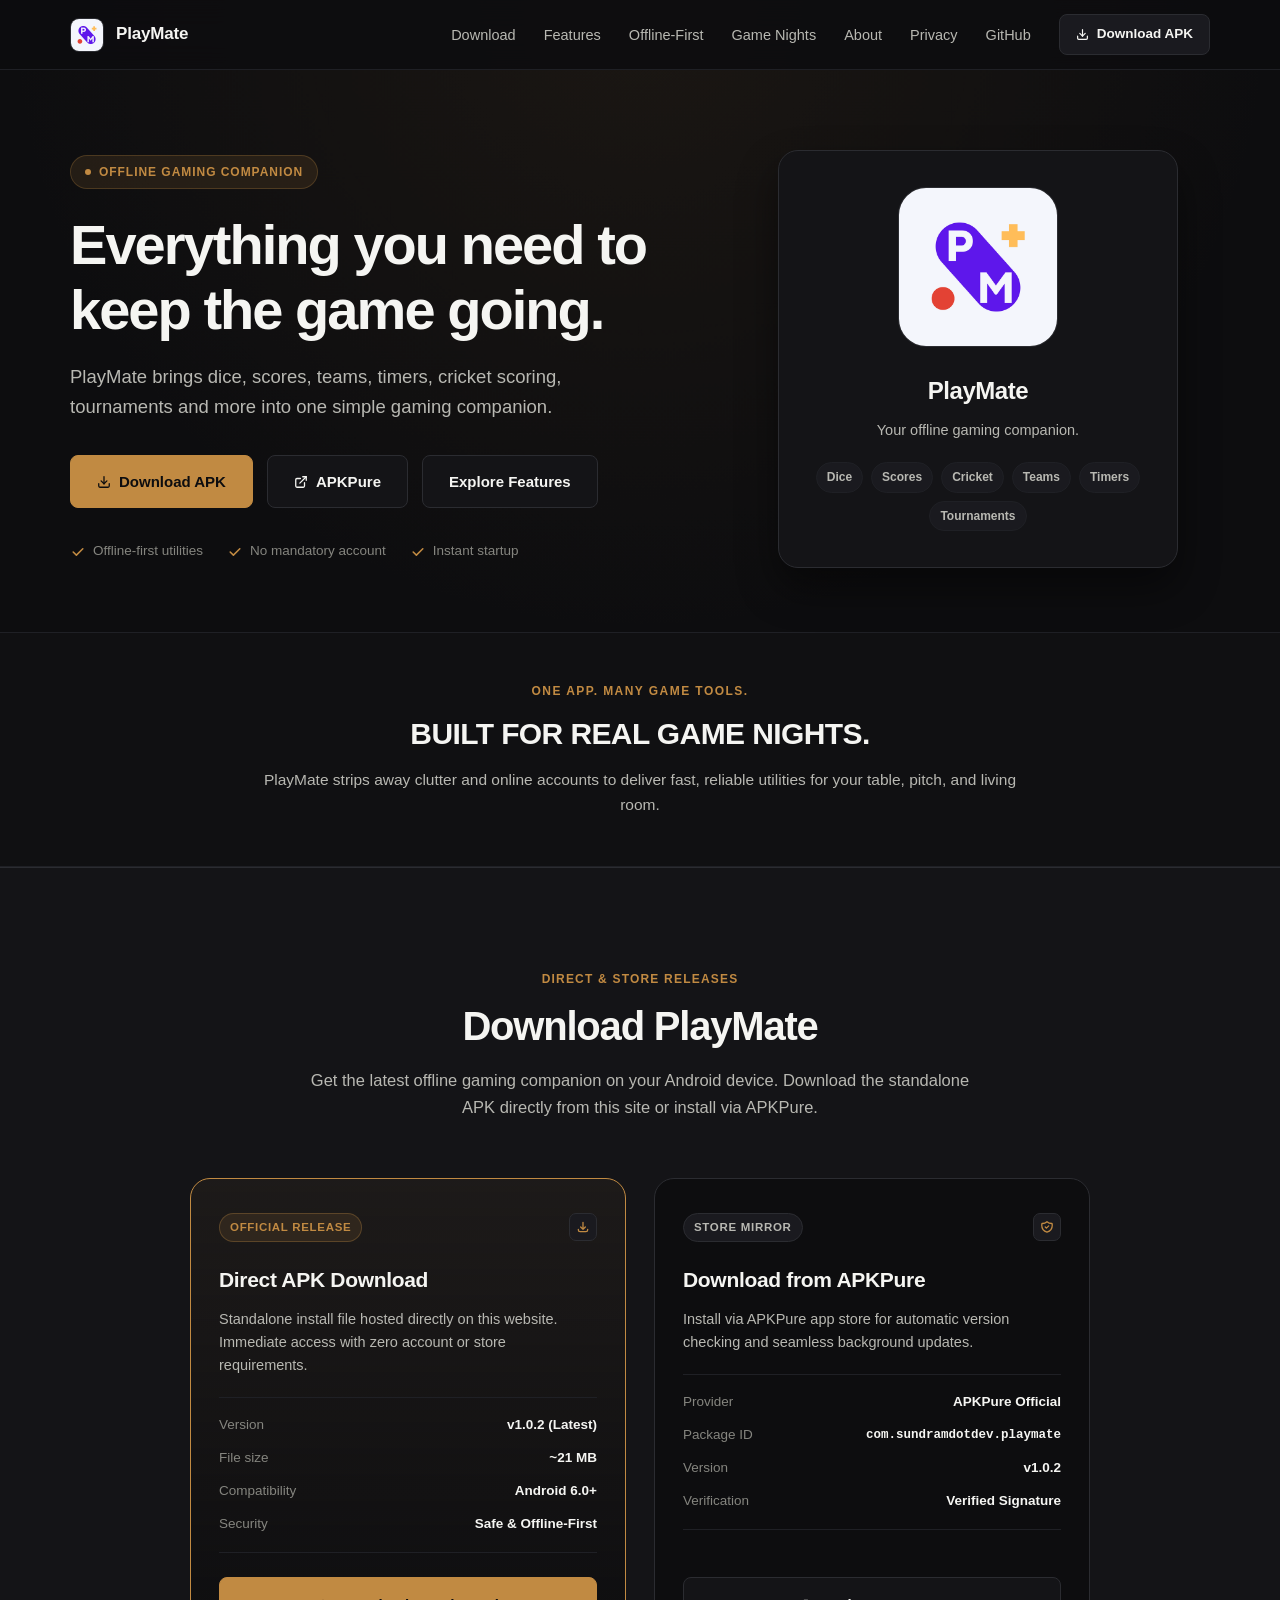
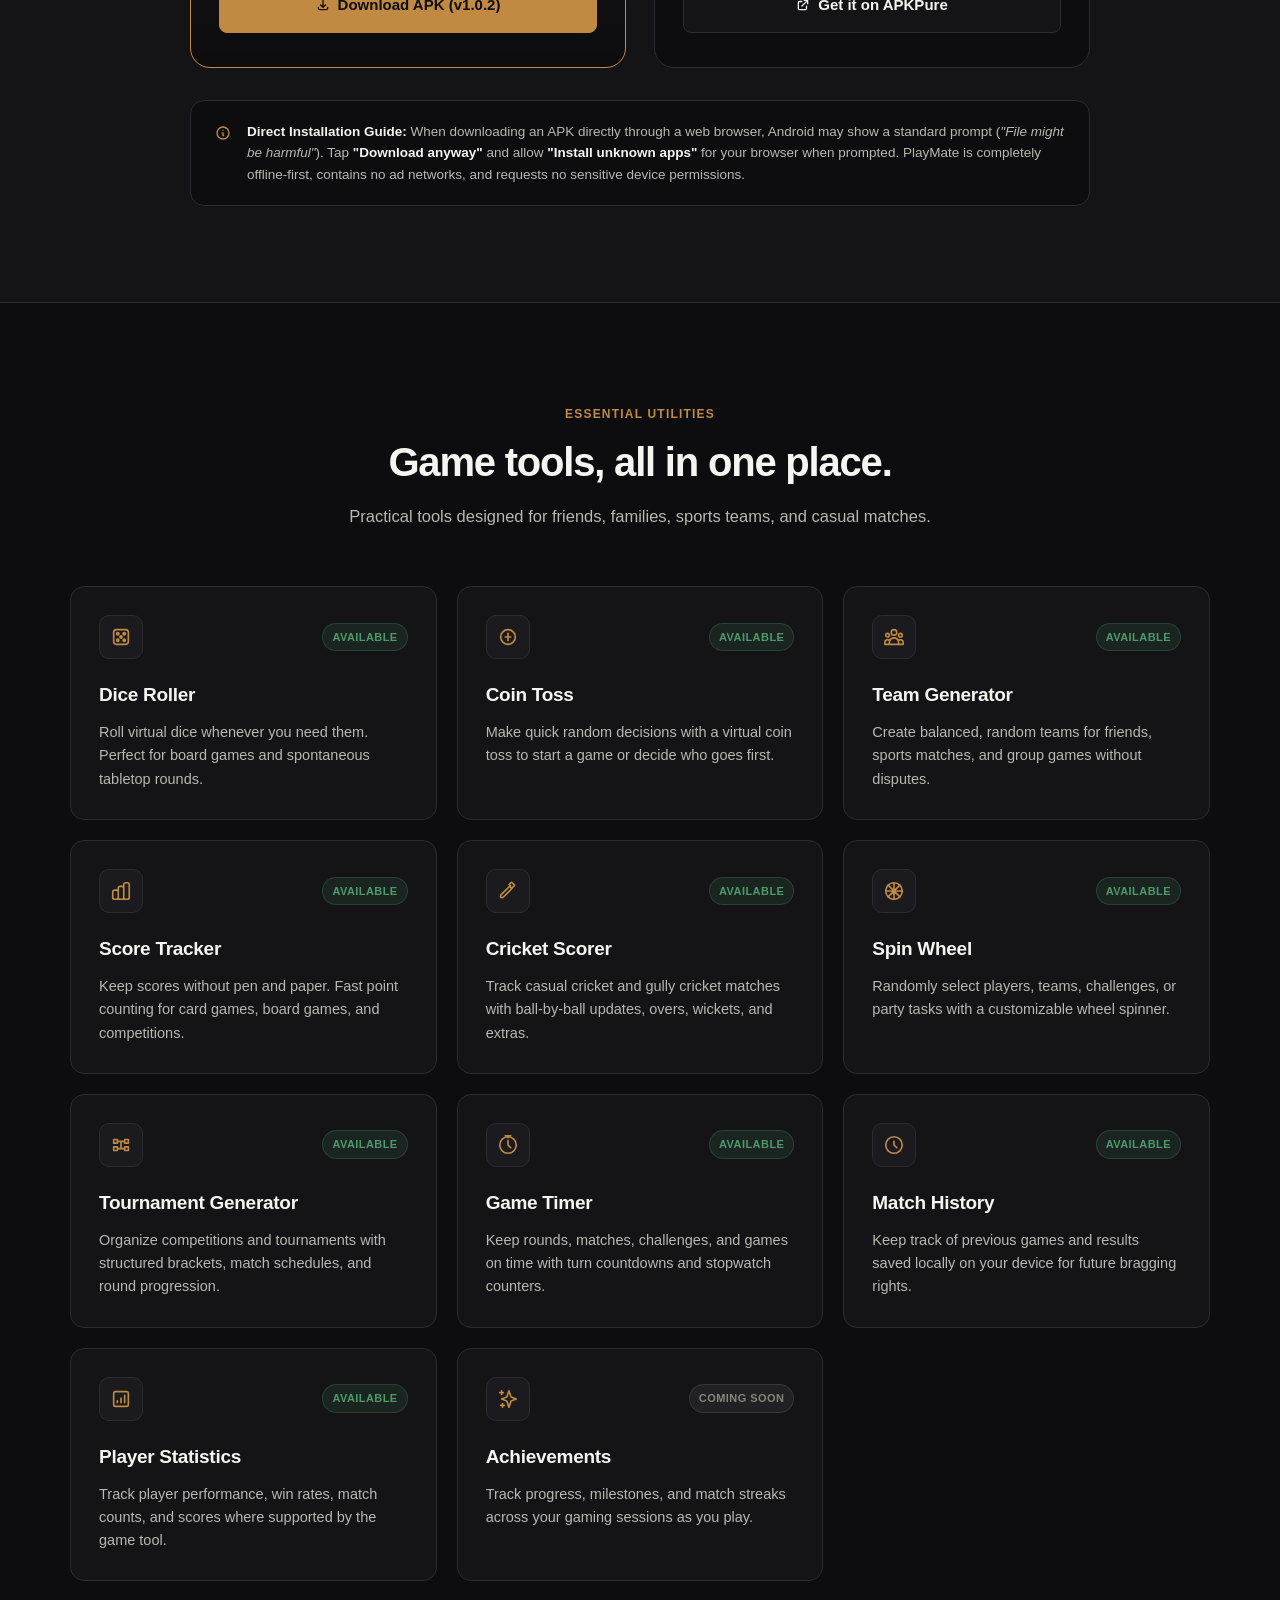
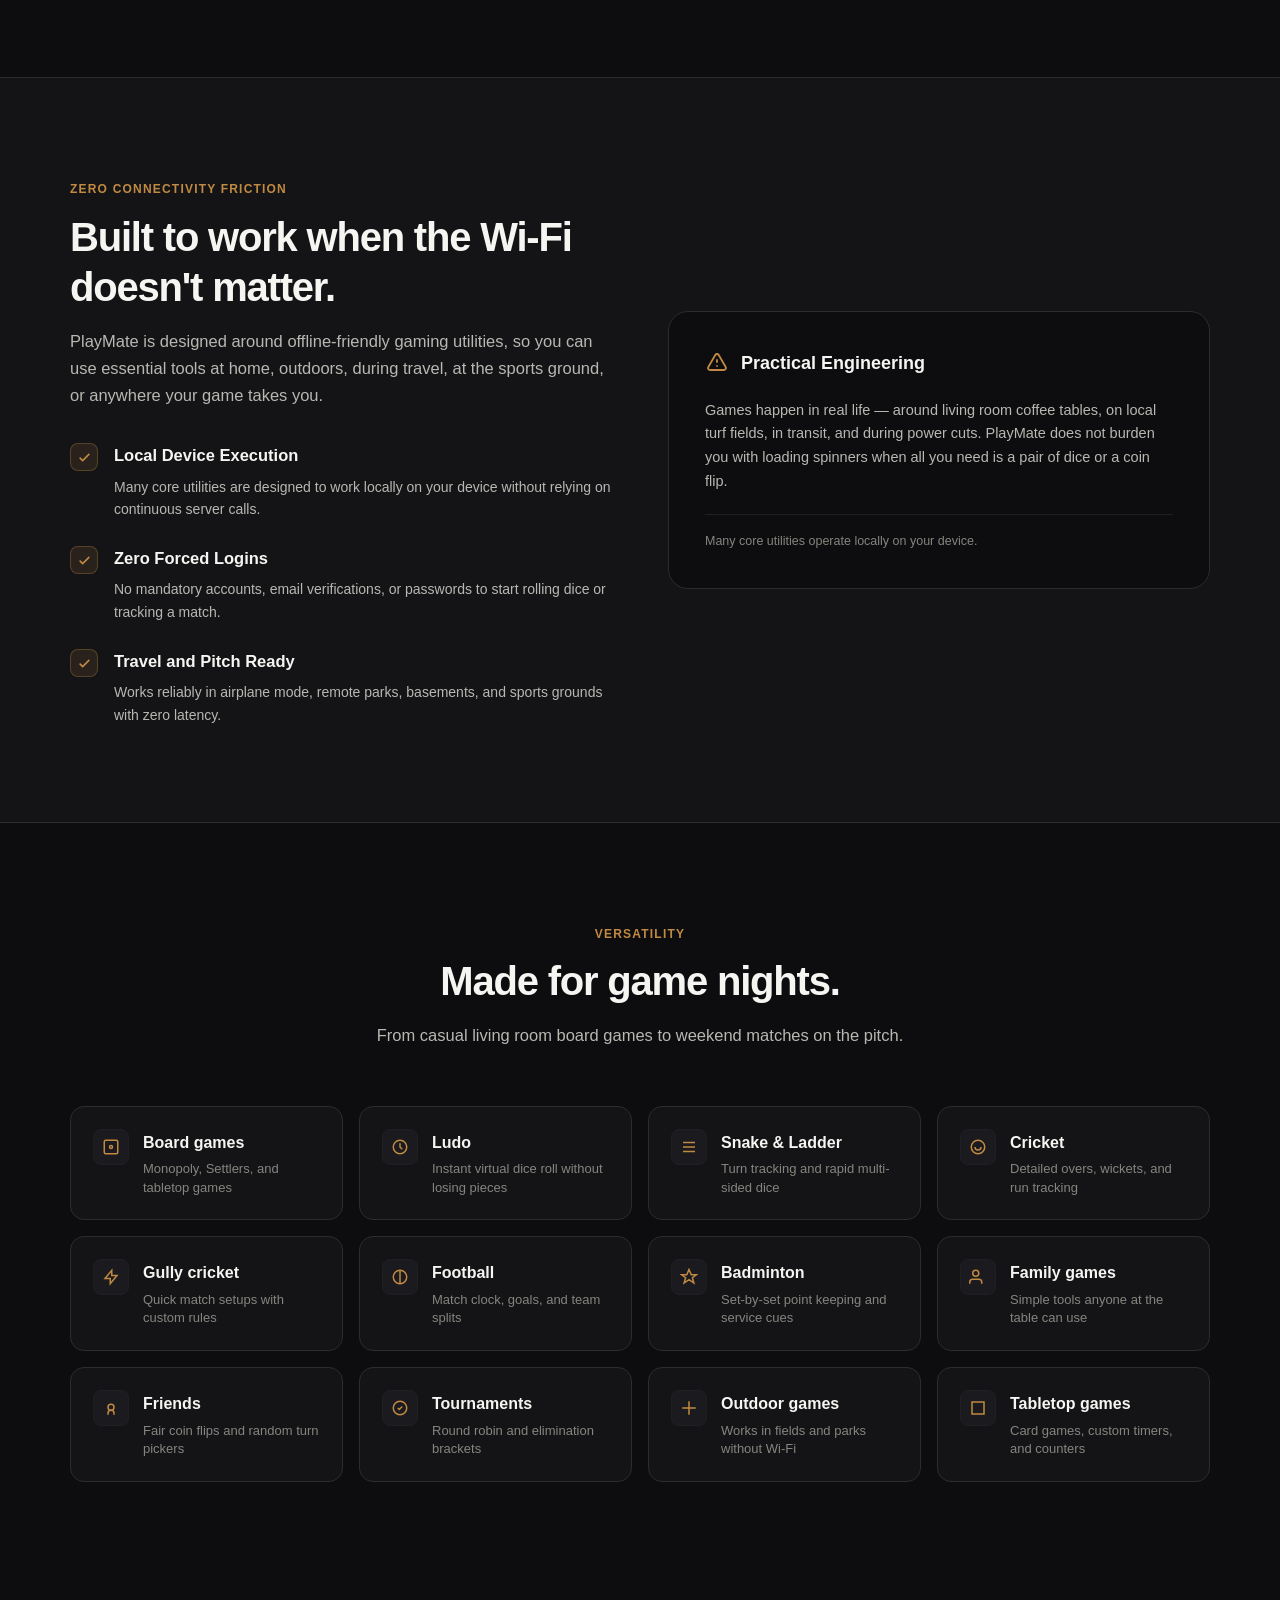
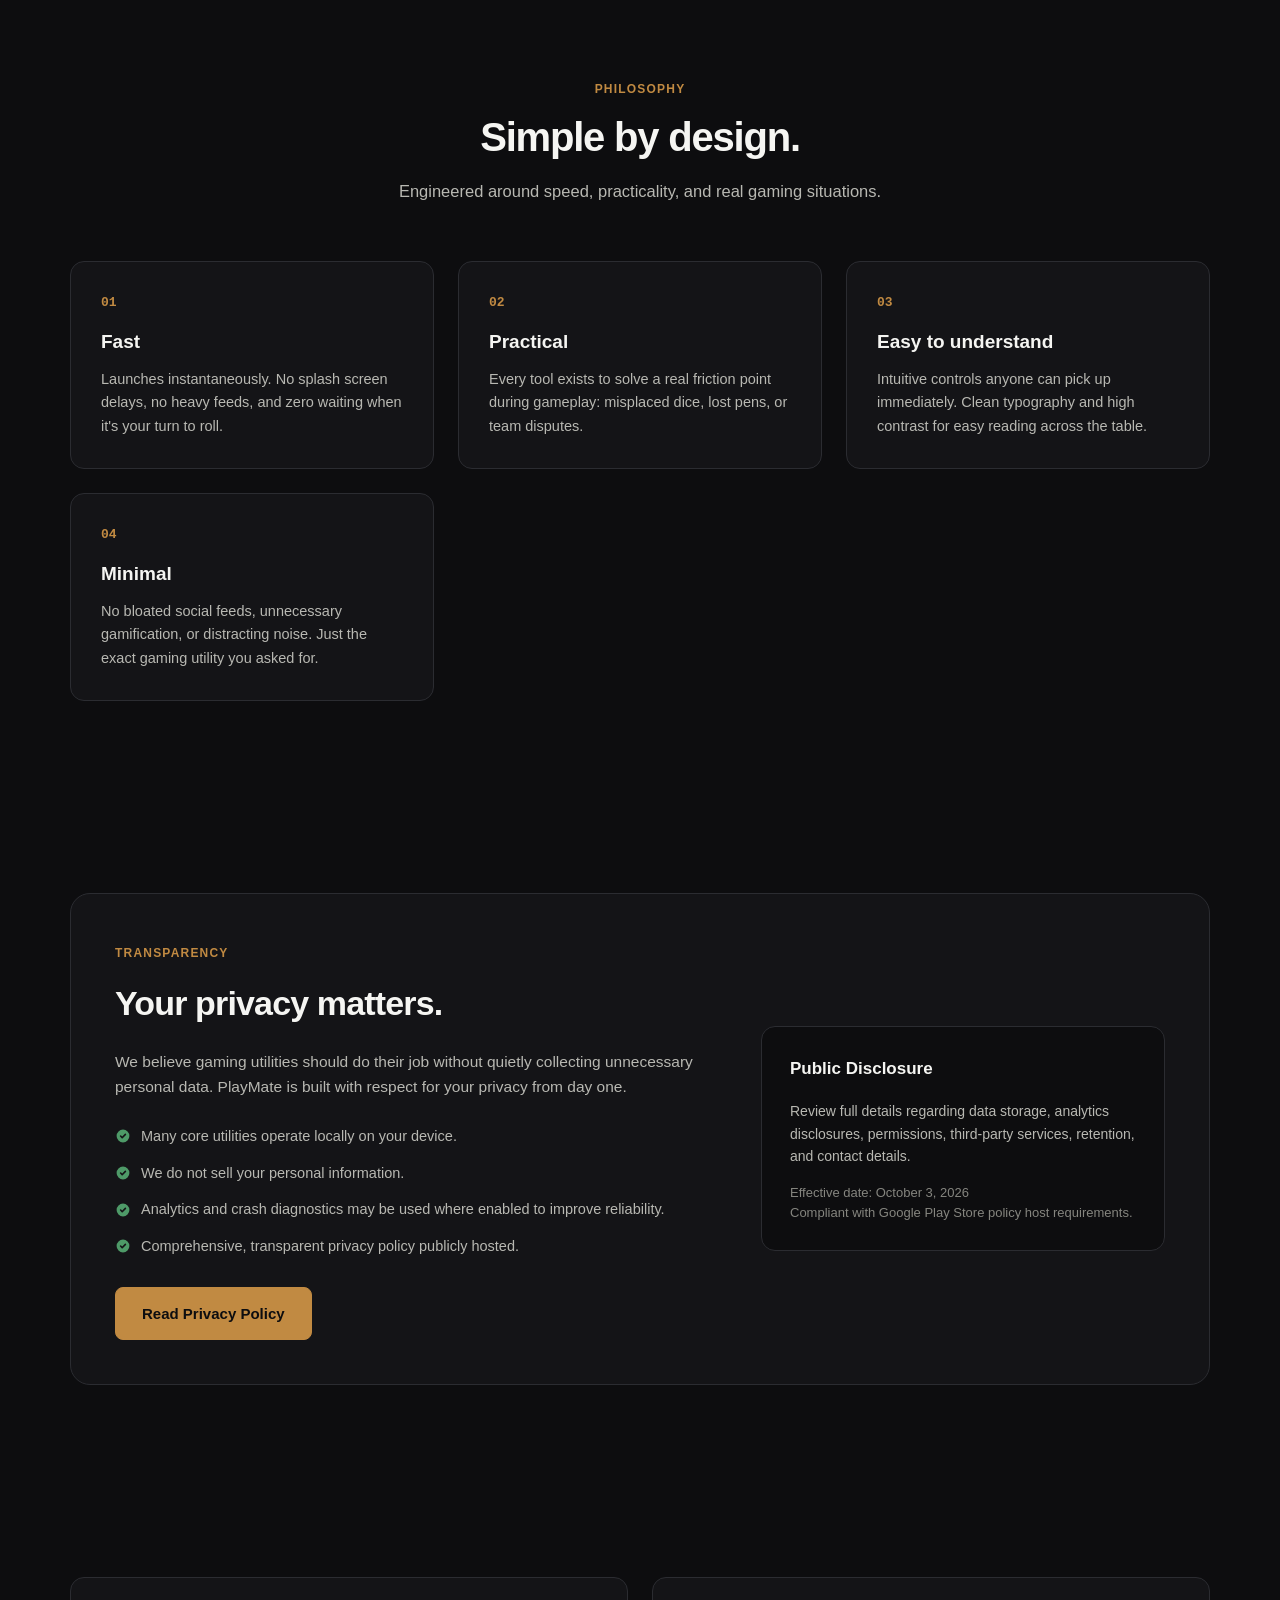
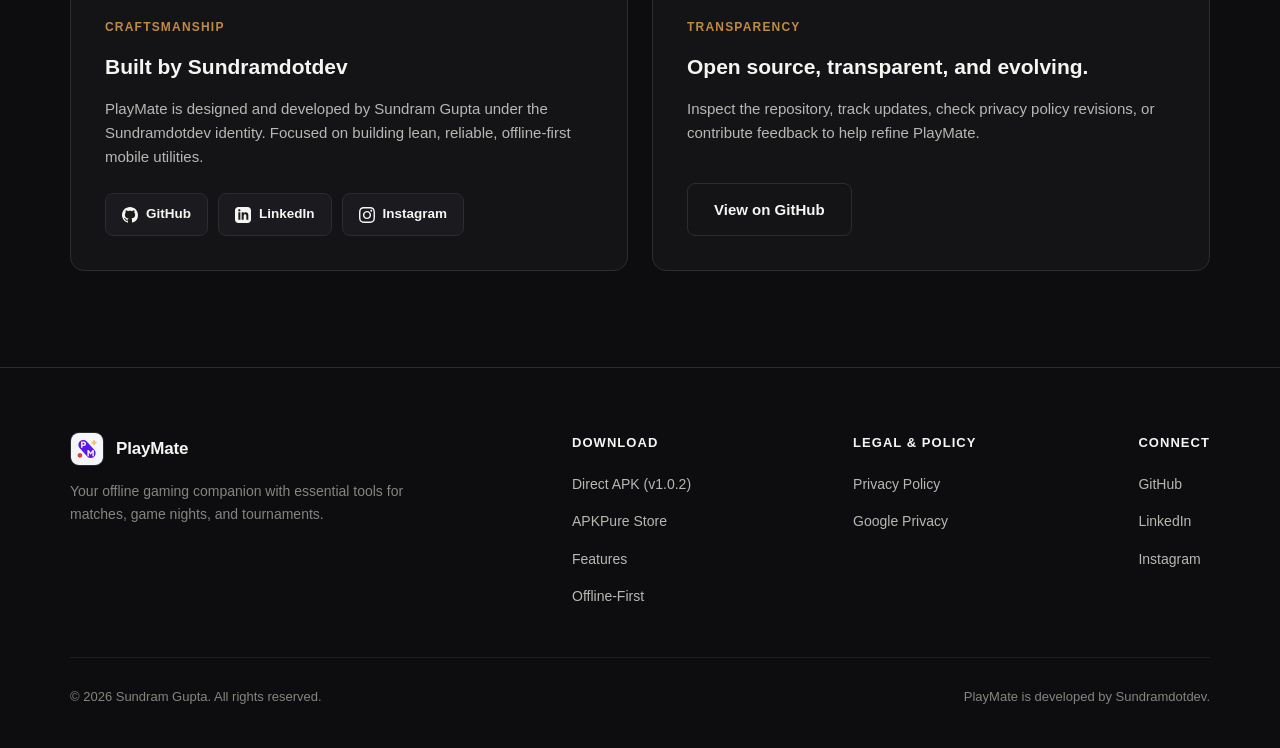
<file: index.html>
<!DOCTYPE html>
<html lang="en">
<head>
  <meta charset="UTF-8">
  <meta name="viewport" content="width=device-width, initial-scale=1.0">
  <meta
    name="description"
    content="PlayMate is an offline gaming companion with dice, coin toss, team generator, score tracker, cricket scorer, timers, tournaments and more."
  >
  <meta name="robots" content="index, follow">
  <meta name="author" content="Sundram Gupta">
  <meta name="theme-color" content="#0D0D0F">

  <link rel="canonical" href="https://sundramdotdev.github.io/playmate-privacy-policy/">

  <title>PlayMate — Offline Gaming Companion</title>

  <!-- Favicon & Icons -->
  <link rel="icon" type="image/png" href="assets/logo/favicon.png">
  <link rel="apple-touch-icon" href="assets/logo/favicon.png">
  <link rel="manifest" href="site.webmanifest">

  <!-- Open Graph / Facebook -->
  <meta property="og:type" content="website">
  <meta property="og:url" content="https://sundramdotdev.github.io/playmate-privacy-policy/">
  <meta property="og:title" content="PlayMate — Offline Gaming Companion">
  <meta property="og:description" content="One app. Essential game tools. PlayMate brings dice, scores, teams, timers, cricket scoring, and tournaments into one offline companion.">
  <meta property="og:image" content="https://sundramdotdev.github.io/playmate-privacy-policy/assets/og/playmate-og.png">

  <!-- Twitter / X -->
  <meta name="twitter:card" content="summary_large_image">
  <meta name="twitter:url" content="https://sundramdotdev.github.io/playmate-privacy-policy/">
  <meta name="twitter:title" content="PlayMate — Offline Gaming Companion">
  <meta name="twitter:description" content="One app. Essential game tools. PlayMate brings dice, scores, teams, timers, cricket scoring, and tournaments into one offline companion.">
  <meta name="twitter:image" content="https://sundramdotdev.github.io/playmate-privacy-policy/assets/og/playmate-og.png">

  <!-- JSON-LD Structured Data -->
  <script type="application/ld+json">
  {
    "@context": "https://schema.org",
    "@graph": [
      {
        "@type": "SoftwareApplication",
        "name": "PlayMate",
        "applicationCategory": "GameApplication",
        "operatingSystem": "Android, iOS",
        "description": "An offline gaming companion with practical tools for game nights, matches, tournaments, board games, sports, and casual play.",
        "offers": {
          "@type": "Offer",
          "price": "0"
        },
        "author": {
          "@type": "Person",
          "name": "Sundram Gupta",
          "alternateName": "Sundramdotdev",
          "url": "https://github.com/sundramdotdev"
        }
      },
      {
        "@type": "WebSite",
        "name": "PlayMate Official Website",
        "url": "https://sundramdotdev.github.io/playmate-privacy-policy/",
        "description": "Official product website and privacy policy for PlayMate."
      }
    ]
  }
  </script>

  <!-- Production Stylesheet -->
  <link rel="stylesheet" href="css/styles.css">
</head>
<body>
  <a href="#main-content" class="skip-link">Skip to main content</a>

  <!-- SECTION 1 — NAVIGATION -->
  <header class="site-header">
    <div class="container nav-wrap">
      <a href="./" class="brand" aria-label="PlayMate home">
        <!-- Official PlayMate App Logo (512x512 px) -->
        <img
          src="assets/logo/playmate-logo.png"
          alt="PlayMate logo"
          class="brand-icon"
          width="34"
          height="34"
        >
        <span>PlayMate</span>
      </a>

      <!-- Accessible Mobile Menu Button -->
      <button
        class="mobile-menu-btn"
        aria-label="Toggle navigation menu"
        aria-expanded="false"
      >
        <svg fill="none" viewBox="0 0 24 24" stroke-width="2" stroke="currentColor">
          <path stroke-linecap="round" stroke-linejoin="round" d="M4 6h16M4 12h16M4 18h16"></path>
        </svg>
      </button>

      <!-- Navigation Links -->
      <nav aria-label="Main Navigation">
        <ul class="nav-links">
          <li><a href="#download" class="nav-link">Download</a></li>
          <li><a href="#features" class="nav-link">Features</a></li>
          <li><a href="#offline" class="nav-link">Offline-First</a></li>
          <li><a href="#use-cases" class="nav-link">Game Nights</a></li>
          <li><a href="#philosophy" class="nav-link">About</a></li>
          <li><a href="privacy-policy/" class="nav-link">Privacy</a></li>
          <li>
            <a
              href="https://github.com/sundramdotdev"
              class="nav-link"
              target="_blank"
              rel="noopener noreferrer"
            >
              GitHub
            </a>
          </li>
          <li>
            <a href="#download" class="nav-cta">
              <svg width="13" height="13" viewBox="0 0 24 24" fill="none" stroke="currentColor" stroke-width="2.2" stroke-linecap="round" stroke-linejoin="round" aria-hidden="true" style="margin-right: 2px;">
                <path d="M21 15v4a2 2 0 0 1-2 2H5a2 2 0 0 1-2-2v-4"></path>
                <polyline points="7 10 12 15 17 10"></polyline>
                <line x1="12" y1="15" x2="12" y2="3"></line>
              </svg>
              <span>Download APK</span>
            </a>
          </li>
        </ul>
      </nav>
    </div>
  </header>

  <main id="main-content">
    <!-- SECTION 2 — HERO SECTION -->
    <section class="hero" aria-labelledby="hero-title">
      <div class="container hero-grid">
        <div class="hero-content">
          <div class="eyebrow">
            <span class="eyebrow-dot" aria-hidden="true"></span>
            <span>Offline Gaming Companion</span>
          </div>

          <h1 id="hero-title" class="hero-title">
            Everything you need to keep the game going.
          </h1>

          <p class="hero-desc">
            PlayMate brings dice, scores, teams, timers, cricket scoring, tournaments and more into one simple gaming companion.
          </p>

          <div class="hero-actions">
            <a href="#download" class="btn btn-primary">
              <svg width="14" height="14" viewBox="0 0 24 24" fill="none" stroke="currentColor" stroke-width="2.2" stroke-linecap="round" stroke-linejoin="round" aria-hidden="true">
                <path d="M21 15v4a2 2 0 0 1-2 2H5a2 2 0 0 1-2-2v-4"></path>
                <polyline points="7 10 12 15 17 10"></polyline>
                <line x1="12" y1="15" x2="12" y2="3"></line>
              </svg>
              <span>Download APK</span>
            </a>
            <a
              href="https://apkpure.net/playmate/com.sundramdotdev.playmate"
              class="btn btn-secondary"
              target="_blank"
              rel="noopener noreferrer"
            >
              <svg width="14" height="14" viewBox="0 0 24 24" fill="none" stroke="currentColor" stroke-width="2.2" stroke-linecap="round" stroke-linejoin="round" aria-hidden="true">
                <path d="M18 13v6a2 2 0 0 1-2 2H5a2 2 0 0 1-2-2V8a2 2 0 0 1 2-2h6"></path>
                <polyline points="15 3 21 3 21 9"></polyline>
                <line x1="10" y1="14" x2="21" y2="3"></line>
              </svg>
              <span>APKPure</span>
            </a>
            <a href="#features" class="btn btn-secondary">
              Explore Features
            </a>
          </div>

          <div class="hero-meta">
            <div class="hero-meta-item">
              <svg viewBox="0 0 20 20" fill="currentColor" aria-hidden="true">
                <path fill-rule="evenodd" d="M16.707 5.293a1 1 0 010 1.414l-8 8a1 1 0 01-1.414 0l-4-4a1 1 0 011.414-1.414L8 12.586l7.293-7.293a1 1 0 011.414 0z" clip-rule="evenodd"/>
              </svg>
              <span>Offline-first utilities</span>
            </div>
            <div class="hero-meta-item">
              <svg viewBox="0 0 20 20" fill="currentColor" aria-hidden="true">
                <path fill-rule="evenodd" d="M16.707 5.293a1 1 0 010 1.414l-8 8a1 1 0 01-1.414 0l-4-4a1 1 0 011.414-1.414L8 12.586l7.293-7.293a1 1 0 011.414 0z" clip-rule="evenodd"/>
              </svg>
              <span>No mandatory account</span>
            </div>
            <div class="hero-meta-item">
              <svg viewBox="0 0 20 20" fill="currentColor" aria-hidden="true">
                <path fill-rule="evenodd" d="M16.707 5.293a1 1 0 010 1.414l-8 8a1 1 0 01-1.414 0l-4-4a1 1 0 011.414-1.414L8 12.586l7.293-7.293a1 1 0 011.414 0z" clip-rule="evenodd"/>
              </svg>
              <span>Instant startup</span>
            </div>
          </div>
        </div>

        <!-- HERO RIGHT — PRODUCT VISUAL -->
        <div class="hero-visual">
          <div class="product-card">
            <div class="logo-container">
              <!-- Official PlayMate App Logo (512x512 px) -->
              <img
                src="assets/logo/playmate-logo.png"
                alt="PlayMate application emblem"
                class="product-logo"
                width="512"
                height="512"
              >
            </div>
            <h2 class="product-name">PlayMate</h2>
            <p class="product-tagline">Your offline gaming companion.</p>
            <div class="product-pills">
              <span class="product-pill">Dice</span>
              <span class="product-pill">Scores</span>
              <span class="product-pill">Cricket</span>
              <span class="product-pill">Teams</span>
              <span class="product-pill">Timers</span>
              <span class="product-pill">Tournaments</span>
            </div>
          </div>
        </div>
      </div>
    </section>

    <!-- SECTION 3 — TRUST / PRODUCT STATEMENT -->
    <section class="trust-banner" aria-label="Product positioning">
      <div class="container trust-content">
        <div class="trust-eyebrow">ONE APP. MANY GAME TOOLS.</div>
        <h2 class="trust-headline">BUILT FOR REAL GAME NIGHTS.</h2>
        <p class="trust-desc">
          PlayMate strips away clutter and online accounts to deliver fast, reliable utilities for your table, pitch, and living room.
        </p>
      </div>
    </section>

    <!-- SECTION 3B — DOWNLOAD RELEASES -->
    <section id="download" class="section download-section" aria-labelledby="download-title">
      <div class="container">
        <div class="section-header center">
          <span class="section-tag">Direct & Store Releases</span>
          <h2 id="download-title" class="section-title">Download PlayMate</h2>
          <p class="section-subtitle">
            Get the latest offline gaming companion on your Android device. Download the standalone APK directly from this site or install via APKPure.
          </p>
        </div>

        <div class="download-grid">
          <!-- Direct APK Download Card -->
          <article class="download-card featured">
            <div class="download-card-header">
              <span class="download-badge">Official Release</span>
              <div class="download-icon-wrap" aria-hidden="true">
                <svg width="14" height="14" fill="none" viewBox="0 0 24 24" stroke-width="2.2" stroke="currentColor">
                  <path stroke-linecap="round" stroke-linejoin="round" d="M4 16v1a3 3 0 003 3h10a3 3 0 003-3v-1m-4-4l-4 4m0 0l-4-4m4 4V4"></path>
                </svg>
              </div>
            </div>

            <h3 class="download-card-title">Direct APK Download</h3>
            <p class="download-card-desc">
              Standalone install file hosted directly on this website. Immediate access with zero account or store requirements.
            </p>

            <div class="download-meta-list">
              <div class="download-meta-item">
                <span class="meta-label">Version</span>
                <span class="meta-value">v1.0.2 (Latest)</span>
              </div>
              <div class="download-meta-item">
                <span class="meta-label">File size</span>
                <span class="meta-value">~21 MB</span>
              </div>
              <div class="download-meta-item">
                <span class="meta-label">Compatibility</span>
                <span class="meta-value">Android 6.0+</span>
              </div>
              <div class="download-meta-item">
                <span class="meta-label">Security</span>
                <span class="meta-value">Safe & Offline-First</span>
              </div>
            </div>

            <a
              href="latest-releases/PlayMate-v1.0.2.apk"
              download="PlayMate-v1.0.2.apk"
              class="btn btn-primary download-btn"
            >
              <svg width="14" height="14" fill="none" viewBox="0 0 24 24" stroke-width="2.2" stroke="currentColor" aria-hidden="true">
                <path stroke-linecap="round" stroke-linejoin="round" d="M4 16v1a3 3 0 003 3h10a3 3 0 003-3v-1m-4-4l-4 4m0 0l-4-4m4 4V4"></path>
              </svg>
              <span>Download APK (v1.0.2)</span>
            </a>
          </article>

          <!-- APKPure Store Mirror Card -->
          <article class="download-card">
            <div class="download-card-header">
              <span class="download-badge store">Store Mirror</span>
              <div class="download-icon-wrap" aria-hidden="true">
                <svg width="14" height="14" fill="none" viewBox="0 0 24 24" stroke-width="2.2" stroke="currentColor">
                  <path stroke-linecap="round" stroke-linejoin="round" d="M9 12l2 2 4-4m5.618-4.016A11.955 11.955 0 0112 2.944a11.955 11.955 0 01-8.618 3.04A12.02 12.02 0 003 9c0 5.591 3.824 10.29 9 11.622 5.176-1.332 9-6.03 9-11.622 0-1.042-.133-2.052-.382-3.016z"></path>
                </svg>
              </div>
            </div>

            <h3 class="download-card-title">Download from APKPure</h3>
            <p class="download-card-desc">
              Install via APKPure app store for automatic version checking and seamless background updates.
            </p>

            <div class="download-meta-list">
              <div class="download-meta-item">
                <span class="meta-label">Provider</span>
                <span class="meta-value">APKPure Official</span>
              </div>
              <div class="download-meta-item">
                <span class="meta-label">Package ID</span>
                <span class="meta-value font-mono">com.sundramdotdev.playmate</span>
              </div>
              <div class="download-meta-item">
                <span class="meta-label">Version</span>
                <span class="meta-value">v1.0.2</span>
              </div>
              <div class="download-meta-item">
                <span class="meta-label">Verification</span>
                <span class="meta-value">Verified Signature</span>
              </div>
            </div>

            <a
              href="https://apkpure.net/playmate/com.sundramdotdev.playmate"
              target="_blank"
              rel="noopener noreferrer"
              class="btn btn-secondary download-btn"
            >
              <svg width="14" height="14" fill="none" viewBox="0 0 24 24" stroke-width="2.2" stroke="currentColor" aria-hidden="true">
                <path stroke-linecap="round" stroke-linejoin="round" d="M10 6H6a2 2 0 00-2 2v10a2 2 0 002 2h10a2 2 0 002-2v-4M14 4h6m0 0v6m0-6L10 14"></path>
              </svg>
              <span>Get it on APKPure</span>
            </a>
          </article>
        </div>

        <!-- Android Installation Help Note -->
        <div class="download-note">
          <div class="download-note-icon" aria-hidden="true">
            <svg width="16" height="16" fill="none" viewBox="0 0 24 24" stroke-width="2" stroke="currentColor">
              <path stroke-linecap="round" stroke-linejoin="round" d="M13 16h-1v-4h-1m1-4h.01M21 12a9 9 0 11-18 0 9 9 0 0118 0z"></path>
            </svg>
          </div>
          <div class="download-note-text">
            <strong>Direct Installation Guide:</strong>
            When downloading an APK directly through a web browser, Android may show a standard prompt (<em>"File might be harmful"</em>). Tap <strong>"Download anyway"</strong> and allow <strong>"Install unknown apps"</strong> for your browser when prompted. PlayMate is completely offline-first, contains no ad networks, and requests no sensitive device permissions.
          </div>
        </div>
      </div>
    </section>

    <!-- SECTION 4 — FEATURES SECTION -->
    <section id="features" class="section" aria-labelledby="features-title">
      <div class="container">
        <div class="section-header center">
          <span class="section-tag">Essential Utilities</span>
          <h2 id="features-title" class="section-title">Game tools, all in one place.</h2>
          <p class="section-subtitle">
            Practical tools designed for friends, families, sports teams, and casual matches.
          </p>
        </div>

        <div class="features-grid">
          <!-- 1. Dice Roller -->
          <article class="feature-card">
            <div class="feature-top">
              <div class="feature-icon-wrap" aria-hidden="true">
                <svg fill="none" viewBox="0 0 24 24" stroke-width="1.8" stroke="currentColor">
                  <rect x="4" y="4" width="16" height="16" rx="3" stroke="currentColor"></rect>
                  <circle cx="8.5" cy="8.5" r="1.2" fill="currentColor"></circle>
                  <circle cx="15.5" cy="8.5" r="1.2" fill="currentColor"></circle>
                  <circle cx="8.5" cy="15.5" r="1.2" fill="currentColor"></circle>
                  <circle cx="15.5" cy="15.5" r="1.2" fill="currentColor"></circle>
                  <circle cx="12" cy="12" r="1.2" fill="currentColor"></circle>
                </svg>
              </div>
              <span class="badge badge-available">Available</span>
            </div>
            <h3 class="feature-name">Dice Roller</h3>
            <p class="feature-desc">Roll virtual dice whenever you need them. Perfect for board games and spontaneous tabletop rounds.</p>
          </article>

          <!-- 2. Coin Toss -->
          <article class="feature-card">
            <div class="feature-top">
              <div class="feature-icon-wrap" aria-hidden="true">
                <svg fill="none" viewBox="0 0 24 24" stroke-width="1.8" stroke="currentColor">
                  <circle cx="12" cy="12" r="8" stroke="currentColor"></circle>
                  <path stroke-linecap="round" stroke-linejoin="round" d="M12 8v8m-3-4h6"></path>
                </svg>
              </div>
              <span class="badge badge-available">Available</span>
            </div>
            <h3 class="feature-name">Coin Toss</h3>
            <p class="feature-desc">Make quick random decisions with a virtual coin toss to start a game or decide who goes first.</p>
          </article>

          <!-- 3. Team Generator -->
          <article class="feature-card">
            <div class="feature-top">
              <div class="feature-icon-wrap" aria-hidden="true">
                <svg fill="none" viewBox="0 0 24 24" stroke-width="1.8" stroke="currentColor">
                  <path stroke-linecap="round" stroke-linejoin="round" d="M17 20h5v-2a3 3 0 00-5.356-1.857M17 20H7m10 0v-2c0-.656-.126-1.283-.356-1.857M7 20H2v-2a3 3 0 015.356-1.857M7 20v-2c0-.656.126-1.283.356-1.857m0 0a5.002 5.002 0 019.288 0M15 7a3 3 0 11-6 0 3 3 0 016 0zm6 3a2 2 0 11-4 0 2 2 0 014 0zM7 10a2 2 0 11-4 0 2 2 0 014 0z"></path>
                </svg>
              </div>
              <span class="badge badge-available">Available</span>
            </div>
            <h3 class="feature-name">Team Generator</h3>
            <p class="feature-desc">Create balanced, random teams for friends, sports matches, and group games without disputes.</p>
          </article>

          <!-- 4. Score Tracker -->
          <article class="feature-card">
            <div class="feature-top">
              <div class="feature-icon-wrap" aria-hidden="true">
                <svg fill="none" viewBox="0 0 24 24" stroke-width="1.8" stroke="currentColor">
                  <path stroke-linecap="round" stroke-linejoin="round" d="M9 19v-6a2 2 0 00-2-2H5a2 2 0 00-2 2v6a2 2 0 002 2h2a2 2 0 002-2zm0 0V9a2 2 0 012-2h2a2 2 0 012 2v10m-6 0a2 2 0 002 2h2a2 2 0 002-2m0 0V5a2 2 0 012-2h2a2 2 0 012 2v14a2 2 0 01-2 2h-2a2 2 0 01-2-2z"></path>
                </svg>
              </div>
              <span class="badge badge-available">Available</span>
            </div>
            <h3 class="feature-name">Score Tracker</h3>
            <p class="feature-desc">Keep scores without pen and paper. Fast point counting for card games, board games, and competitions.</p>
          </article>

          <!-- 5. Cricket Scorer -->
          <article class="feature-card">
            <div class="feature-top">
              <div class="feature-icon-wrap" aria-hidden="true">
                <svg fill="none" viewBox="0 0 24 24" stroke-width="1.8" stroke="currentColor">
                  <path stroke-linecap="round" stroke-linejoin="round" d="M14.7 6.3a1 1 0 000 1.4l1.6 1.6-9.5 9.5a1 1 0 01-.7.3H4v-2.1a1 1 0 01.3-.7l9.5-9.5 1.6 1.6a1 1 0 001.4 0l1.9-1.9a1 1 0 000-1.4l-2.1-2.1a1 1 0 00-1.4 0l-1.9 1.9z"></path>
                </svg>
              </div>
              <span class="badge badge-available">Available</span>
            </div>
            <h3 class="feature-name">Cricket Scorer</h3>
            <p class="feature-desc">Track casual cricket and gully cricket matches with ball-by-ball updates, overs, wickets, and extras.</p>
          </article>

          <!-- 6. Spin Wheel -->
          <article class="feature-card">
            <div class="feature-top">
              <div class="feature-icon-wrap" aria-hidden="true">
                <svg fill="none" viewBox="0 0 24 24" stroke-width="1.8" stroke="currentColor">
                  <circle cx="12" cy="12" r="9" stroke="currentColor"></circle>
                  <path stroke-linecap="round" stroke-linejoin="round" d="M12 3v18m-9-9h18m-2.6-6.4L5.6 18.4m0-12.8l12.8 12.8"></path>
                </svg>
              </div>
              <span class="badge badge-available">Available</span>
            </div>
            <h3 class="feature-name">Spin Wheel</h3>
            <p class="feature-desc">Randomly select players, teams, challenges, or party tasks with a customizable wheel spinner.</p>
          </article>

          <!-- 7. Tournament Generator -->
          <article class="feature-card">
            <div class="feature-top">
              <div class="feature-icon-wrap" aria-hidden="true">
                <svg fill="none" viewBox="0 0 24 24" stroke-width="1.8" stroke="currentColor">
                  <path stroke-linecap="round" stroke-linejoin="round" d="M4 6h4v4H4V6zm12 0h4v4h-4V6zM4 14h4v4H4v-4zm12 0h4v4h-4v-4zm-8-6h4m4 0h-4m0 0v8m0 0H8m4 0h4"></path>
                </svg>
              </div>
              <span class="badge badge-available">Available</span>
            </div>
            <h3 class="feature-name">Tournament Generator</h3>
            <p class="feature-desc">Organize competitions and tournaments with structured brackets, match schedules, and round progression.</p>
          </article>

          <!-- 8. Game Timer -->
          <article class="feature-card">
            <div class="feature-top">
              <div class="feature-icon-wrap" aria-hidden="true">
                <svg fill="none" viewBox="0 0 24 24" stroke-width="1.8" stroke="currentColor">
                  <circle cx="12" cy="12" r="9" stroke="currentColor"></circle>
                  <path stroke-linecap="round" stroke-linejoin="round" d="M12 7v5l3 3m-3-11V2m-3 0h6"></path>
                </svg>
              </div>
              <span class="badge badge-available">Available</span>
            </div>
            <h3 class="feature-name">Game Timer</h3>
            <p class="feature-desc">Keep rounds, matches, challenges, and games on time with turn countdowns and stopwatch counters.</p>
          </article>

          <!-- 9. Match History -->
          <article class="feature-card">
            <div class="feature-top">
              <div class="feature-icon-wrap" aria-hidden="true">
                <svg fill="none" viewBox="0 0 24 24" stroke-width="1.8" stroke="currentColor">
                  <path stroke-linecap="round" stroke-linejoin="round" d="M12 8v4l3 3m6-3a9 9 0 11-18 0 9 9 0 0118 0z"></path>
                </svg>
              </div>
              <span class="badge badge-available">Available</span>
            </div>
            <h3 class="feature-name">Match History</h3>
            <p class="feature-desc">Keep track of previous games and results saved locally on your device for future bragging rights.</p>
          </article>

          <!-- 10. Player Statistics -->
          <article class="feature-card">
            <div class="feature-top">
              <div class="feature-icon-wrap" aria-hidden="true">
                <svg fill="none" viewBox="0 0 24 24" stroke-width="1.8" stroke="currentColor">
                  <path stroke-linecap="round" stroke-linejoin="round" d="M16 8v8m-4-5v5m-4-2v2m-2 4h12a2 2 0 002-2V6a2 2 0 00-2-2H6a2 2 0 00-2 2v12a2 2 0 002 2z"></path>
                </svg>
              </div>
              <span class="badge badge-available">Available</span>
            </div>
            <h3 class="feature-name">Player Statistics</h3>
            <p class="feature-desc">Track player performance, win rates, match counts, and scores where supported by the game tool.</p>
          </article>

          <!-- 11. Achievements -->
          <article class="feature-card">
            <div class="feature-top">
              <div class="feature-icon-wrap" aria-hidden="true">
                <svg fill="none" viewBox="0 0 24 24" stroke-width="1.8" stroke="currentColor">
                  <path stroke-linecap="round" stroke-linejoin="round" d="M5 3v4M3 5h4M6 17v4m-2-2h4m5-16l2.286 6.857L21 12l-5.714 2.143L13 21l-2.286-6.857L5 12l5.714-2.143L13 3z"></path>
                </svg>
              </div>
              <span class="badge badge-coming-soon">Coming soon</span>
            </div>
            <h3 class="feature-name">Achievements</h3>
            <p class="feature-desc">Track progress, milestones, and match streaks across your gaming sessions as you play.</p>
          </article>
        </div>
      </div>
    </section>

    <!-- SECTION 5 — OFFLINE-FIRST SECTION -->
    <section id="offline" class="section offline-section" aria-labelledby="offline-title">
      <div class="container offline-grid">
        <div>
          <span class="section-tag">Zero Connectivity Friction</span>
          <h2 id="offline-title" class="section-title">Built to work when the Wi-Fi doesn't matter.</h2>
          <p class="section-subtitle">
            PlayMate is designed around offline-friendly gaming utilities, so you can use essential tools at home, outdoors, during travel, at the sports ground, or anywhere your game takes you.
          </p>

          <div class="offline-details" style="margin-top: 32px;">
            <div class="pillar-item">
              <div class="pillar-bullet" aria-hidden="true">
                <svg fill="none" viewBox="0 0 24 24" stroke-width="2.5" stroke="currentColor">
                  <path stroke-linecap="round" stroke-linejoin="round" d="M5 13l4 4L19 7"></path>
                </svg>
              </div>
              <div class="pillar-text">
                <h3>Local Device Execution</h3>
                <p>Many core utilities are designed to work locally on your device without relying on continuous server calls.</p>
              </div>
            </div>

            <div class="pillar-item">
              <div class="pillar-bullet" aria-hidden="true">
                <svg fill="none" viewBox="0 0 24 24" stroke-width="2.5" stroke="currentColor">
                  <path stroke-linecap="round" stroke-linejoin="round" d="M5 13l4 4L19 7"></path>
                </svg>
              </div>
              <div class="pillar-text">
                <h3>Zero Forced Logins</h3>
                <p>No mandatory accounts, email verifications, or passwords to start rolling dice or tracking a match.</p>
              </div>
            </div>

            <div class="pillar-item">
              <div class="pillar-bullet" aria-hidden="true">
                <svg fill="none" viewBox="0 0 24 24" stroke-width="2.5" stroke="currentColor">
                  <path stroke-linecap="round" stroke-linejoin="round" d="M5 13l4 4L19 7"></path>
                </svg>
              </div>
              <div class="pillar-text">
                <h3>Travel and Pitch Ready</h3>
                <p>Works reliably in airplane mode, remote parks, basements, and sports grounds with zero latency.</p>
              </div>
            </div>
          </div>
        </div>

        <div>
          <div class="offline-callout-card">
            <div class="callout-header">
              <svg fill="none" viewBox="0 0 24 24" stroke-width="1.8" stroke="currentColor" aria-hidden="true">
                <path stroke-linecap="round" stroke-linejoin="round" d="M12 9v2m0 4h.01m-6.938 4h13.856c1.54 0 2.502-1.667 1.732-3L13.732 4c-.77-1.333-2.694-1.333-3.464 0L3.34 16c-.77 1.333.192 3 1.732 3z"></path>
              </svg>
              <h3>Practical Engineering</h3>
            </div>
            <p class="callout-body">
              Games happen in real life — around living room coffee tables, on local turf fields, in transit, and during power cuts. PlayMate does not burden you with loading spinners when all you need is a pair of dice or a coin flip.
            </p>
            <div class="callout-meta">
              Many core utilities operate locally on your device.
            </div>
          </div>
        </div>
      </div>
    </section>

    <!-- SECTION 6 — USE CASES -->
    <section id="use-cases" class="section" aria-labelledby="use-cases-title">
      <div class="container">
        <div class="section-header center">
          <span class="section-tag">Versatility</span>
          <h2 id="use-cases-title" class="section-title">Made for game nights.</h2>
          <p class="section-subtitle">
            From casual living room board games to weekend matches on the pitch.
          </p>
        </div>

        <div class="use-cases-grid">
          <div class="use-case-card">
            <div class="use-case-icon" aria-hidden="true">
              <svg fill="none" viewBox="0 0 24 24" stroke="currentColor" stroke-width="2"><rect x="3" y="3" width="18" height="18" rx="2"></rect><circle cx="12" cy="12" r="2"></circle></svg>
            </div>
            <div class="use-case-info">
              <h3>Board games</h3>
              <p>Monopoly, Settlers, and tabletop games</p>
            </div>
          </div>

          <div class="use-case-card">
            <div class="use-case-icon" aria-hidden="true">
              <svg fill="none" viewBox="0 0 24 24" stroke="currentColor" stroke-width="2"><circle cx="12" cy="12" r="9"></circle><path d="M12 7v5l3 3"></path></svg>
            </div>
            <div class="use-case-info">
              <h3>Ludo</h3>
              <p>Instant virtual dice roll without losing pieces</p>
            </div>
          </div>

          <div class="use-case-card">
            <div class="use-case-icon" aria-hidden="true">
              <svg fill="none" viewBox="0 0 24 24" stroke="currentColor" stroke-width="2"><path d="M4 6h16M4 12h16M4 18h16"></path></svg>
            </div>
            <div class="use-case-info">
              <h3>Snake & Ladder</h3>
              <p>Turn tracking and rapid multi-sided dice</p>
            </div>
          </div>

          <div class="use-case-card">
            <div class="use-case-icon" aria-hidden="true">
              <svg fill="none" viewBox="0 0 24 24" stroke="currentColor" stroke-width="2"><circle cx="12" cy="12" r="9"></circle><path d="M8 12a4 4 0 008 0"></path></svg>
            </div>
            <div class="use-case-info">
              <h3>Cricket</h3>
              <p>Detailed overs, wickets, and run tracking</p>
            </div>
          </div>

          <div class="use-case-card">
            <div class="use-case-icon" aria-hidden="true">
              <svg fill="none" viewBox="0 0 24 24" stroke="currentColor" stroke-width="2"><path d="M13 10V3L4 14h7v7l9-11h-7z"></path></svg>
            </div>
            <div class="use-case-info">
              <h3>Gully cricket</h3>
              <p>Quick match setups with custom rules</p>
            </div>
          </div>

          <div class="use-case-card">
            <div class="use-case-icon" aria-hidden="true">
              <svg fill="none" viewBox="0 0 24 24" stroke="currentColor" stroke-width="2"><circle cx="12" cy="12" r="9"></circle><path d="M12 3v18"></path></svg>
            </div>
            <div class="use-case-info">
              <h3>Football</h3>
              <p>Match clock, goals, and team splits</p>
            </div>
          </div>

          <div class="use-case-card">
            <div class="use-case-icon" aria-hidden="true">
              <svg fill="none" viewBox="0 0 24 24" stroke="currentColor" stroke-width="2"><path d="M12 2l3 7h7l-5.5 4 2 7-6.5-4.5L5.5 20l2-7L2 9h7z"></path></svg>
            </div>
            <div class="use-case-info">
              <h3>Badminton</h3>
              <p>Set-by-set point keeping and service cues</p>
            </div>
          </div>

          <div class="use-case-card">
            <div class="use-case-icon" aria-hidden="true">
              <svg fill="none" viewBox="0 0 24 24" stroke="currentColor" stroke-width="2"><path d="M17 21v-2a4 4 0 00-4-4H5a4 4 0 00-4 4v2"></path><circle cx="9" cy="7" r="4"></circle></svg>
            </div>
            <div class="use-case-info">
              <h3>Family games</h3>
              <p>Simple tools anyone at the table can use</p>
            </div>
          </div>

          <div class="use-case-card">
            <div class="use-case-icon" aria-hidden="true">
              <svg fill="none" viewBox="0 0 24 24" stroke="currentColor" stroke-width="2"><path d="M16 21v-2a4 4 0 00-8 0v2"></path><circle cx="12" cy="11" r="4"></circle></svg>
            </div>
            <div class="use-case-info">
              <h3>Friends</h3>
              <p>Fair coin flips and random turn pickers</p>
            </div>
          </div>

          <div class="use-case-card">
            <div class="use-case-icon" aria-hidden="true">
              <svg fill="none" viewBox="0 0 24 24" stroke="currentColor" stroke-width="2"><path d="M9 12l2 2 4-4m6 2a9 9 0 11-18 0 9 9 0 0118 0z"></path></svg>
            </div>
            <div class="use-case-info">
              <h3>Tournaments</h3>
              <p>Round robin and elimination brackets</p>
            </div>
          </div>

          <div class="use-case-card">
            <div class="use-case-icon" aria-hidden="true">
              <svg fill="none" viewBox="0 0 24 24" stroke="currentColor" stroke-width="2"><path d="M3 12h18M12 3v18"></path></svg>
            </div>
            <div class="use-case-info">
              <h3>Outdoor games</h3>
              <p>Works in fields and parks without Wi-Fi</p>
            </div>
          </div>

          <div class="use-case-card">
            <div class="use-case-icon" aria-hidden="true">
              <svg fill="none" viewBox="0 0 24 24" stroke="currentColor" stroke-width="2"><path d="M4 4h16v16H4z"></path></svg>
            </div>
            <div class="use-case-info">
              <h3>Tabletop games</h3>
              <p>Card games, custom timers, and counters</p>
            </div>
          </div>
        </div>
      </div>
    </section>

    <!-- SECTION 7 — PRODUCT PHILOSOPHY -->
    <section id="philosophy" class="section" aria-labelledby="philosophy-title">
      <div class="container">
        <div class="section-header center">
          <span class="section-tag">Philosophy</span>
          <h2 id="philosophy-title" class="section-title">Simple by design.</h2>
          <p class="section-subtitle">
            Engineered around speed, practicality, and real gaming situations.
          </p>
        </div>

        <div class="philosophy-grid">
          <div class="philosophy-card">
            <div class="philosophy-num">01</div>
            <h3 class="philosophy-title">Fast</h3>
            <p class="philosophy-desc">
              Launches instantaneously. No splash screen delays, no heavy feeds, and zero waiting when it's your turn to roll.
            </p>
          </div>

          <div class="philosophy-card">
            <div class="philosophy-num">02</div>
            <h3 class="philosophy-title">Practical</h3>
            <p class="philosophy-desc">
              Every tool exists to solve a real friction point during gameplay: misplaced dice, lost pens, or team disputes.
            </p>
          </div>

          <div class="philosophy-card">
            <div class="philosophy-num">03</div>
            <h3 class="philosophy-title">Easy to understand</h3>
            <p class="philosophy-desc">
              Intuitive controls anyone can pick up immediately. Clean typography and high contrast for easy reading across the table.
            </p>
          </div>

          <div class="philosophy-card">
            <div class="philosophy-num">04</div>
            <h3 class="philosophy-title">Minimal</h3>
            <p class="philosophy-desc">
              No bloated social feeds, unnecessary gamification, or distracting noise. Just the exact gaming utility you asked for.
            </p>
          </div>
        </div>
      </div>
    </section>

    <!-- SECTION 8 — PRIVACY SECTION -->
    <section id="privacy" class="section" aria-labelledby="privacy-title">
      <div class="container">
        <div class="privacy-spotlight">
          <div class="privacy-spotlight-left">
            <span class="section-tag">Transparency</span>
            <h2 id="privacy-title">Your privacy matters.</h2>
            <p>
              We believe gaming utilities should do their job without quietly collecting unnecessary personal data. PlayMate is built with respect for your privacy from day one.
            </p>

            <ul class="privacy-points">
              <li class="privacy-point">
                <svg fill="currentColor" viewBox="0 0 20 20" aria-hidden="true">
                  <path fill-rule="evenodd" d="M10 18a8 8 0 100-16 8 8 0 000 16zm3.707-9.293a1 1 0 00-1.414-1.414L9 10.586 7.707 9.293a1 1 0 00-1.414 1.414l2 2a1 1 0 001.414 0l4-4z" clip-rule="evenodd"/>
                </svg>
                <span>Many core utilities operate locally on your device.</span>
              </li>
              <li class="privacy-point">
                <svg fill="currentColor" viewBox="0 0 20 20" aria-hidden="true">
                  <path fill-rule="evenodd" d="M10 18a8 8 0 100-16 8 8 0 000 16zm3.707-9.293a1 1 0 00-1.414-1.414L9 10.586 7.707 9.293a1 1 0 00-1.414 1.414l2 2a1 1 0 001.414 0l4-4z" clip-rule="evenodd"/>
                </svg>
                <span>We do not sell your personal information.</span>
              </li>
              <li class="privacy-point">
                <svg fill="currentColor" viewBox="0 0 20 20" aria-hidden="true">
                  <path fill-rule="evenodd" d="M10 18a8 8 0 100-16 8 8 0 000 16zm3.707-9.293a1 1 0 00-1.414-1.414L9 10.586 7.707 9.293a1 1 0 00-1.414 1.414l2 2a1 1 0 001.414 0l4-4z" clip-rule="evenodd"/>
                </svg>
                <span>Analytics and crash diagnostics may be used where enabled to improve reliability.</span>
              </li>
              <li class="privacy-point">
                <svg fill="currentColor" viewBox="0 0 20 20" aria-hidden="true">
                  <path fill-rule="evenodd" d="M10 18a8 8 0 100-16 8 8 0 000 16zm3.707-9.293a1 1 0 00-1.414-1.414L9 10.586 7.707 9.293a1 1 0 00-1.414 1.414l2 2a1 1 0 001.414 0l4-4z" clip-rule="evenodd"/>
                </svg>
                <span>Comprehensive, transparent privacy policy publicly hosted.</span>
              </li>
            </ul>

            <a href="privacy-policy/" class="btn btn-primary">
              Read Privacy Policy
            </a>
          </div>

          <div class="privacy-spotlight-right">
            <h3 style="margin: 0; font-size: 17px; font-weight: 700; color: var(--text);">Public Disclosure</h3>
            <p style="margin: 0; font-size: 14px; color: var(--text-secondary); line-height: 1.6;">
              Review full details regarding data storage, analytics disclosures, permissions, third-party services, retention, and contact details.
            </p>
            <div class="privacy-badge-note">
              Effective date: October 3, 2026<br>
              Compliant with Google Play Store policy host requirements.
            </div>
          </div>
        </div>
      </div>
    </section>

    <!-- SECTION 9 — DEVELOPER & GITHUB SECTIONS -->
    <section class="section" aria-label="Developer and Open Source">
      <div class="container dev-github-grid">
        <!-- Developer Profile -->
        <article class="dev-card">
          <div>
            <span class="section-tag">Craftsmanship</span>
            <h3>Built by Sundramdotdev</h3>
            <p>
              PlayMate is designed and developed by Sundram Gupta under the Sundramdotdev identity. Focused on building lean, reliable, offline-first mobile utilities.
            </p>
          </div>

          <div class="social-links">
            <a
              href="https://github.com/sundramdotdev"
              class="social-btn"
              target="_blank"
              rel="noopener noreferrer"
              aria-label="Sundram Gupta on GitHub"
            >
              <svg viewBox="0 0 24 24"><path d="M12 0C5.37 0 0 5.37 0 12c0 5.31 3.435 9.795 8.205 11.385.6.105.825-.255.825-.57 0-.285-.015-1.23-.015-2.235-3.015.555-3.795-.735-4.035-1.41-.135-.345-.72-1.41-1.23-1.695-.42-.225-1.02-.78-.015-.795.945-.015 1.62.87 1.845 1.23 1.08 1.815 2.805 1.305 3.495.99.105-.78.42-1.305.765-1.605-2.67-.3-5.46-1.335-5.46-5.925 0-1.305.465-2.385 1.23-3.225-.12-.3-.54-1.53.12-3.18 0 0 1.005-.315 3.3 1.23.96-.27 1.98-.405 3-.405s2.04.135 3 .405c2.295-1.56 3.3-1.23 3.3-1.23.66 1.65.24 2.88.12 3.18.765.84 1.23 1.905 1.23 3.225 0 4.605-2.805 5.625-5.475 5.925.435.375.81 1.095.81 2.22 0 1.605-.015 2.895-.015 3.3 0 .315.225.69.825.57A12.02 12.02 0 0024 12c0-6.63-5.37-12-12-12z"/></svg>
              <span>GitHub</span>
            </a>

            <a
              href="https://linkedin.com/in/sundramdotdev"
              class="social-btn"
              target="_blank"
              rel="noopener noreferrer"
              aria-label="Sundram Gupta on LinkedIn"
            >
              <svg viewBox="0 0 24 24"><path d="M19 0h-14c-2.761 0-5 2.239-5 5v14c0 2.761 2.239 5 5 5h14c2.762 0 5-2.239 5-5v-14c0-2.761-2.238-5-5-5zm-11 19h-3v-11h3v11zm-1.5-12.268c-.966 0-1.75-.79-1.75-1.764s.784-1.764 1.75-1.764 1.75.79 1.75 1.764-.783 1.764-1.75 1.764zm13.5 12.268h-3v-5.604c0-3.368-4-3.113-4 0v5.604h-3v-11h3v1.765c1.396-2.586 7-2.777 7 2.476v6.759z"/></svg>
              <span>LinkedIn</span>
            </a>

            <a
              href="https://www.instagram.com/devsundram_?stkn=dXBva2IwMzZxbHY1"
              class="social-btn"
              target="_blank"
              rel="noopener noreferrer"
              aria-label="Sundram Gupta on Instagram"
            >
              <svg viewBox="0 0 24 24"><path d="M12 2.163c3.204 0 3.584.012 4.85.07 3.252.148 4.771 1.691 4.919 4.919.058 1.265.069 1.645.069 4.849 0 3.205-.012 3.584-.069 4.849-.149 3.225-1.664 4.771-4.919 4.919-1.266.058-1.644.07-4.85.07-3.204 0-3.584-.012-4.849-.07-3.26-.149-4.771-1.699-4.919-4.92-.058-1.265-.07-1.644-.07-4.849 0-3.204.013-3.583.07-4.849.149-3.227 1.664-4.771 4.919-4.919 1.266-.057 1.645-.069 4.849-.069zm0-2.163c-3.259 0-3.667.014-4.947.072-4.358.2-6.78 2.618-6.98 6.98-.059 1.281-.073 1.689-.073 4.948 0 3.259.014 3.668.072 4.948.2 4.358 2.618 6.78 6.98 6.98 1.281.058 1.689.072 4.948.072 3.259 0 3.668-.014 4.948-.072 4.354-.2 6.782-2.618 6.979-6.98.059-1.28.073-1.689.073-4.948 0-3.259-.014-3.667-.072-4.947-.196-4.354-2.617-6.78-6.979-6.98-1.281-.059-1.69-.073-4.949-.073zm0 5.838c-3.403 0-6.162 2.759-6.162 6.162s2.759 6.163 6.162 6.163 6.162-2.759 6.162-6.163c0-3.403-2.759-6.162-6.162-6.162zm0 10.162c-2.209 0-4-1.79-4-4 0-2.209 1.791-4 4-4s4 1.791 4 4c0 2.21-1.791 4-4 4zm6.406-11.845c-.796 0-1.441.645-1.441 1.44s.645 1.44 1.441 1.44c.795 0 1.439-.645 1.439-1.44s-.644-1.44-1.439-1.44z"/></svg>
              <span>Instagram</span>
            </a>
          </div>
        </article>

        <!-- GitHub Project Section -->
        <article class="github-card">
          <div>
            <span class="section-tag">Transparency</span>
            <h3>Open source, transparent, and evolving.</h3>
            <p>
              Inspect the repository, track updates, check privacy policy revisions, or contribute feedback to help refine PlayMate.
            </p>
          </div>

          <div>
            <a
              href="https://github.com/sundramdotdev/playmate-privacy-policy"
              class="btn btn-secondary"
              target="_blank"
              rel="noopener noreferrer"
            >
              View on GitHub
            </a>
          </div>
        </article>
      </div>
    </section>
  </main>

  <!-- SECTION 10 — FOOTER -->
  <footer class="site-footer">
    <div class="container">
      <div class="footer-top">
        <div class="footer-brand">
          <a href="./" class="brand" aria-label="PlayMate home">
            <img
              src="assets/logo/playmate-logo.png"
              alt="PlayMate logo"
              class="brand-icon"
              width="34"
              height="34"
            >
            <span>PlayMate</span>
          </a>
          <p>
            Your offline gaming companion with essential tools for matches, game nights, and tournaments.
          </p>
        </div>

        <div class="footer-nav-col">
          <h4>Download</h4>
          <ul class="footer-nav-links">
            <li><a href="#download">Direct APK (v1.0.2)</a></li>
            <li>
              <a
                href="https://apkpure.net/playmate/com.sundramdotdev.playmate"
                target="_blank"
                rel="noopener noreferrer"
              >
                APKPure Store
              </a>
            </li>
            <li><a href="#features">Features</a></li>
            <li><a href="#offline">Offline-First</a></li>
          </ul>
        </div>

        <div class="footer-nav-col">
          <h4>Legal & Policy</h4>
          <ul class="footer-nav-links">
            <li><a href="privacy-policy/">Privacy Policy</a></li>
            <li>
              <a
                href="https://policies.google.com/privacy"
                target="_blank"
                rel="noopener noreferrer"
              >
                Google Privacy
              </a>
            </li>
          </ul>
        </div>

        <div class="footer-nav-col">
          <h4>Connect</h4>
          <ul class="footer-nav-links">
            <li>
              <a
                href="https://github.com/sundramdotdev"
                target="_blank"
                rel="noopener noreferrer"
              >
                GitHub
              </a>
            </li>
            <li>
              <a
                href="https://linkedin.com/in/sundramdotdev"
                target="_blank"
                rel="noopener noreferrer"
              >
                LinkedIn
              </a>
            </li>
            <li>
              <a
                href="https://www.instagram.com/devsundram_?stkn=dXBva2IwMzZxbHY1"
                target="_blank"
                rel="noopener noreferrer"
              >
                Instagram
              </a>
            </li>
          </ul>
        </div>
      </div>

      <div class="footer-bottom">
        <div>© 2026 Sundram Gupta. All rights reserved.</div>
        <div>PlayMate is developed by Sundramdotdev.</div>
      </div>
    </div>
  </footer>

  <script src="js/main.js"></script>
</body>
</html>
</file>
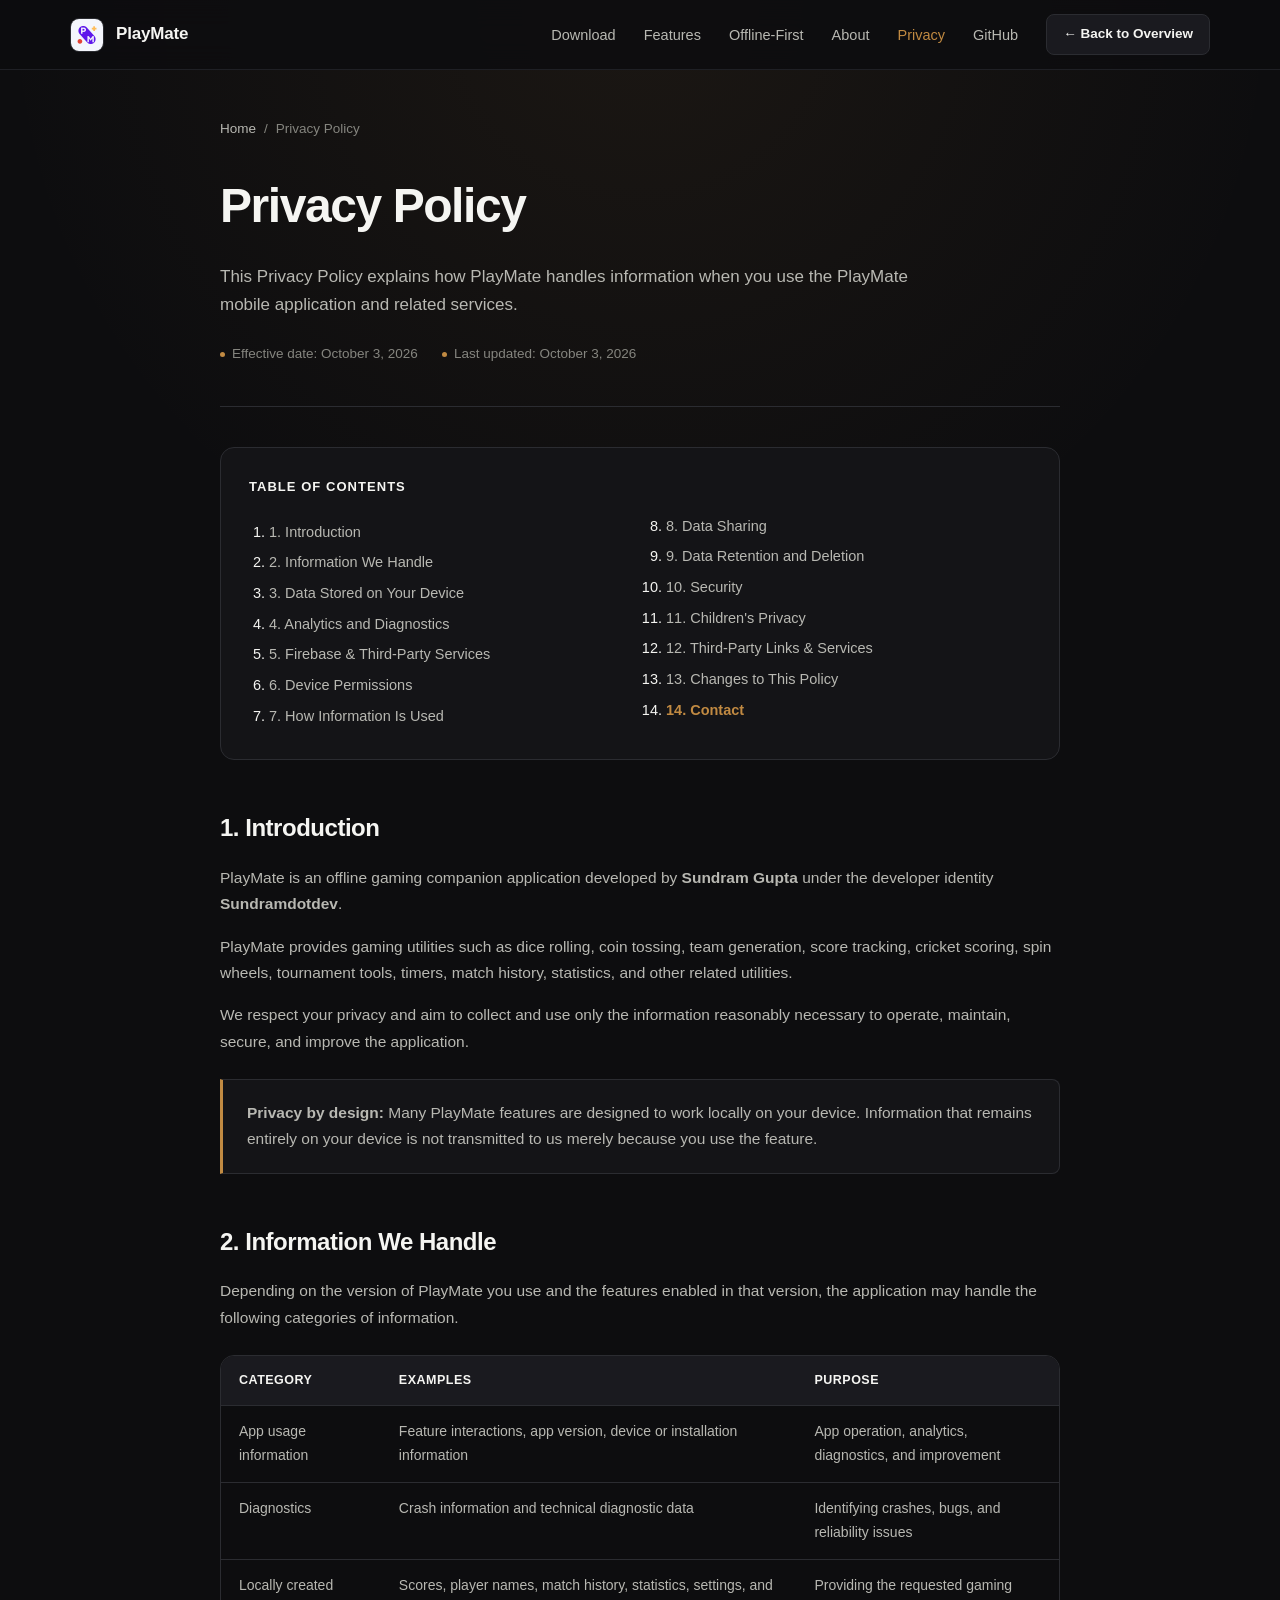
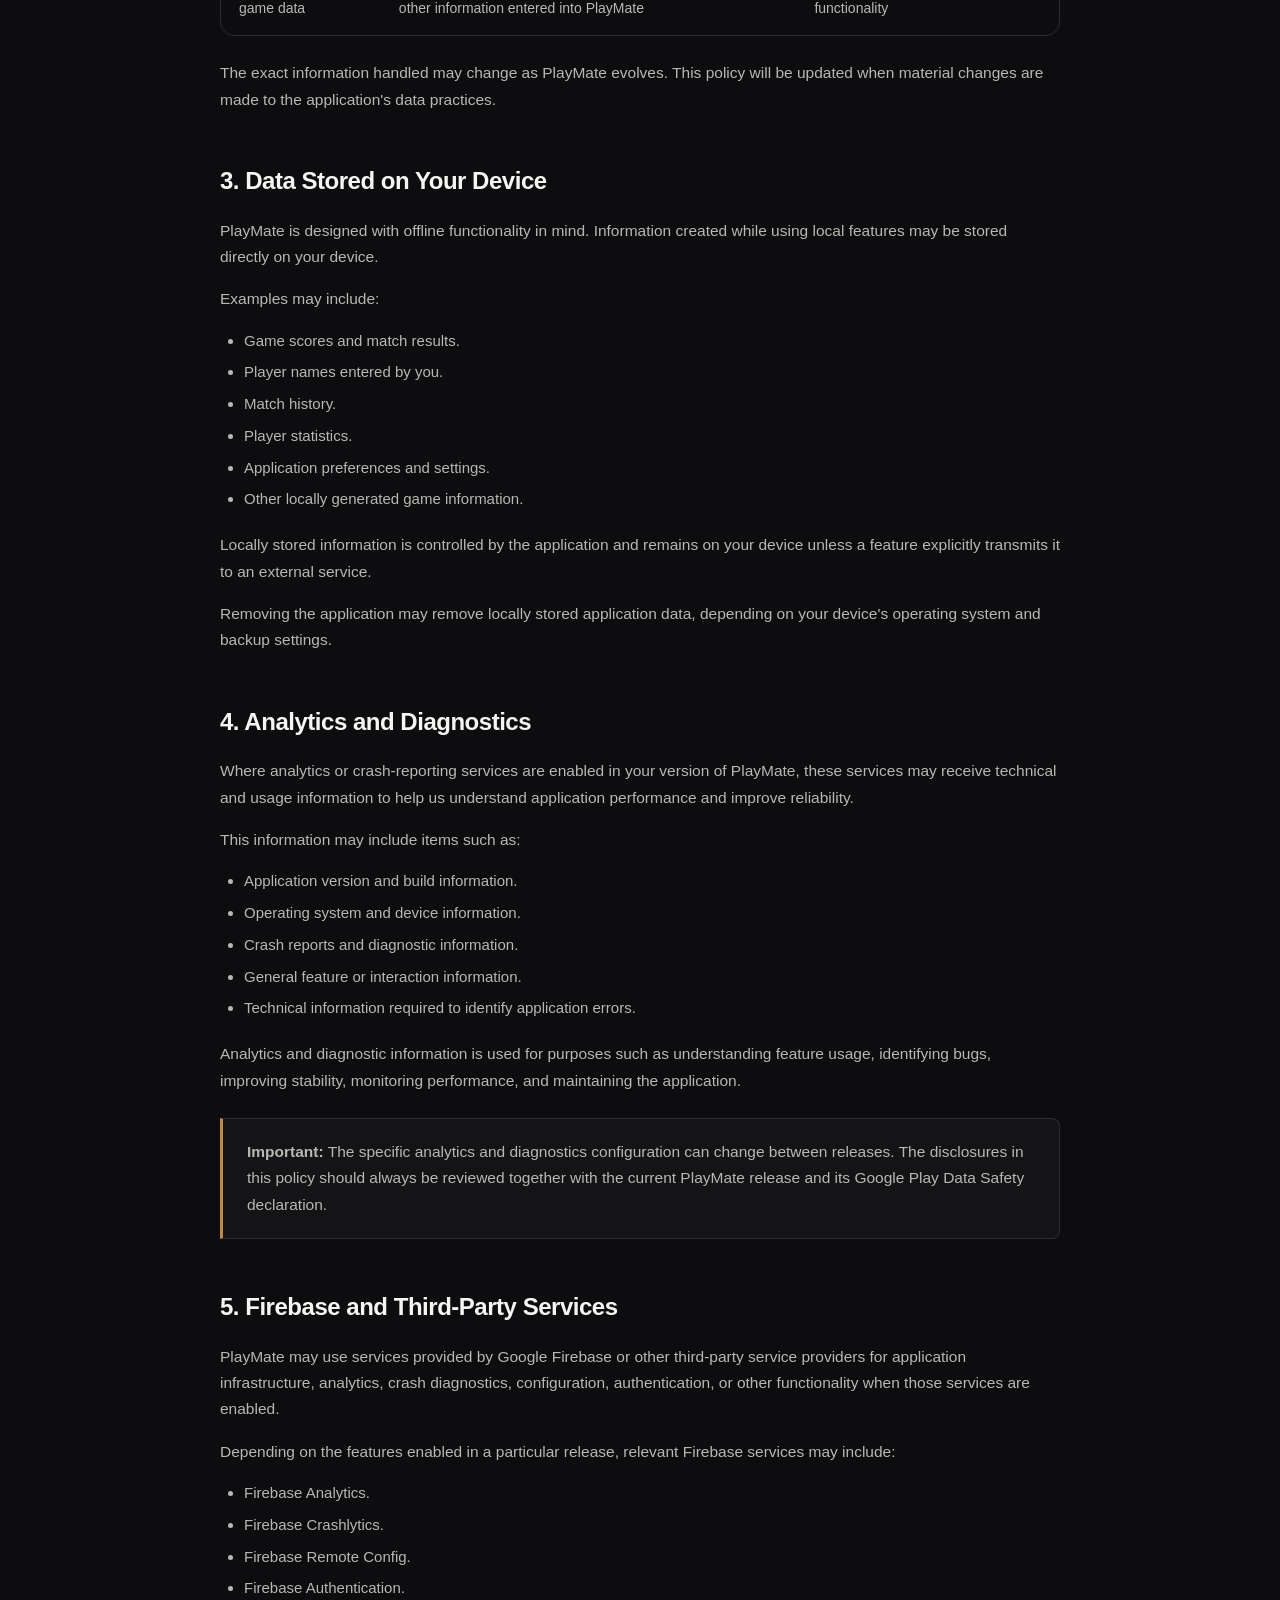
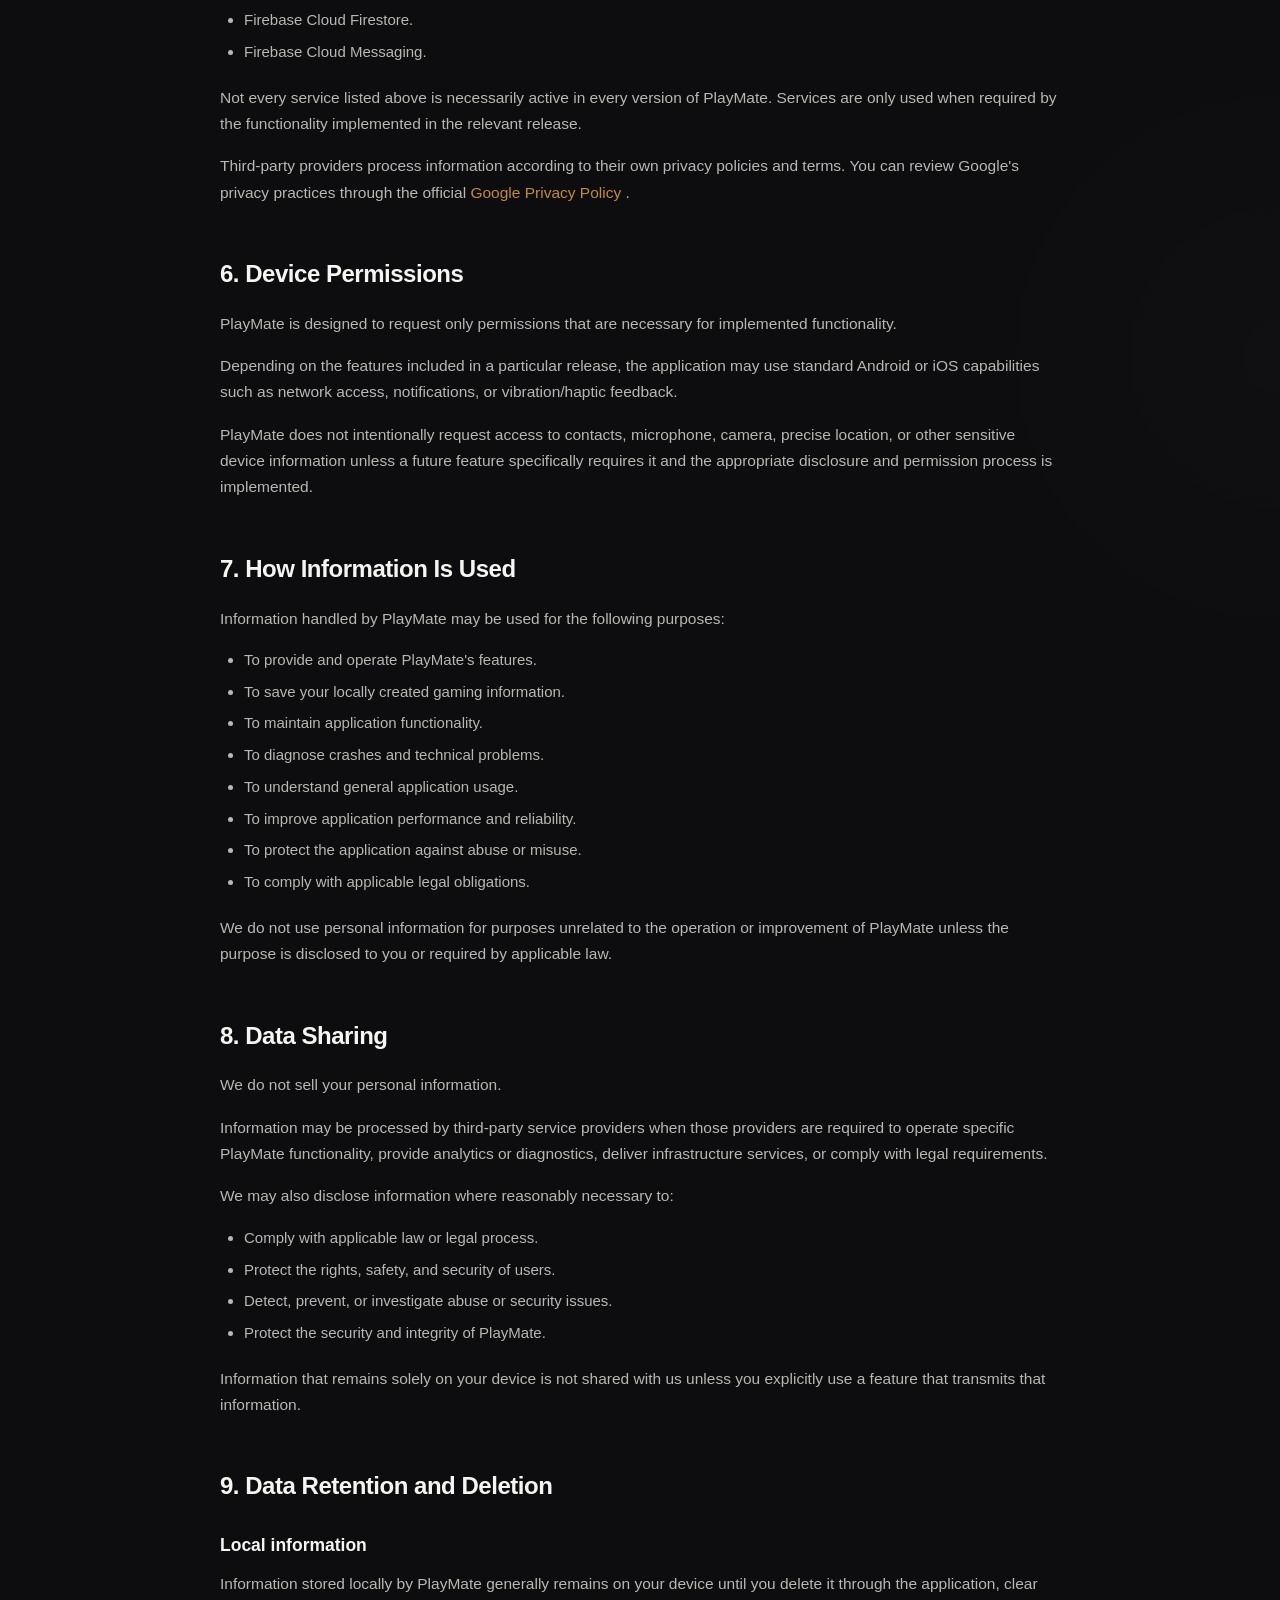
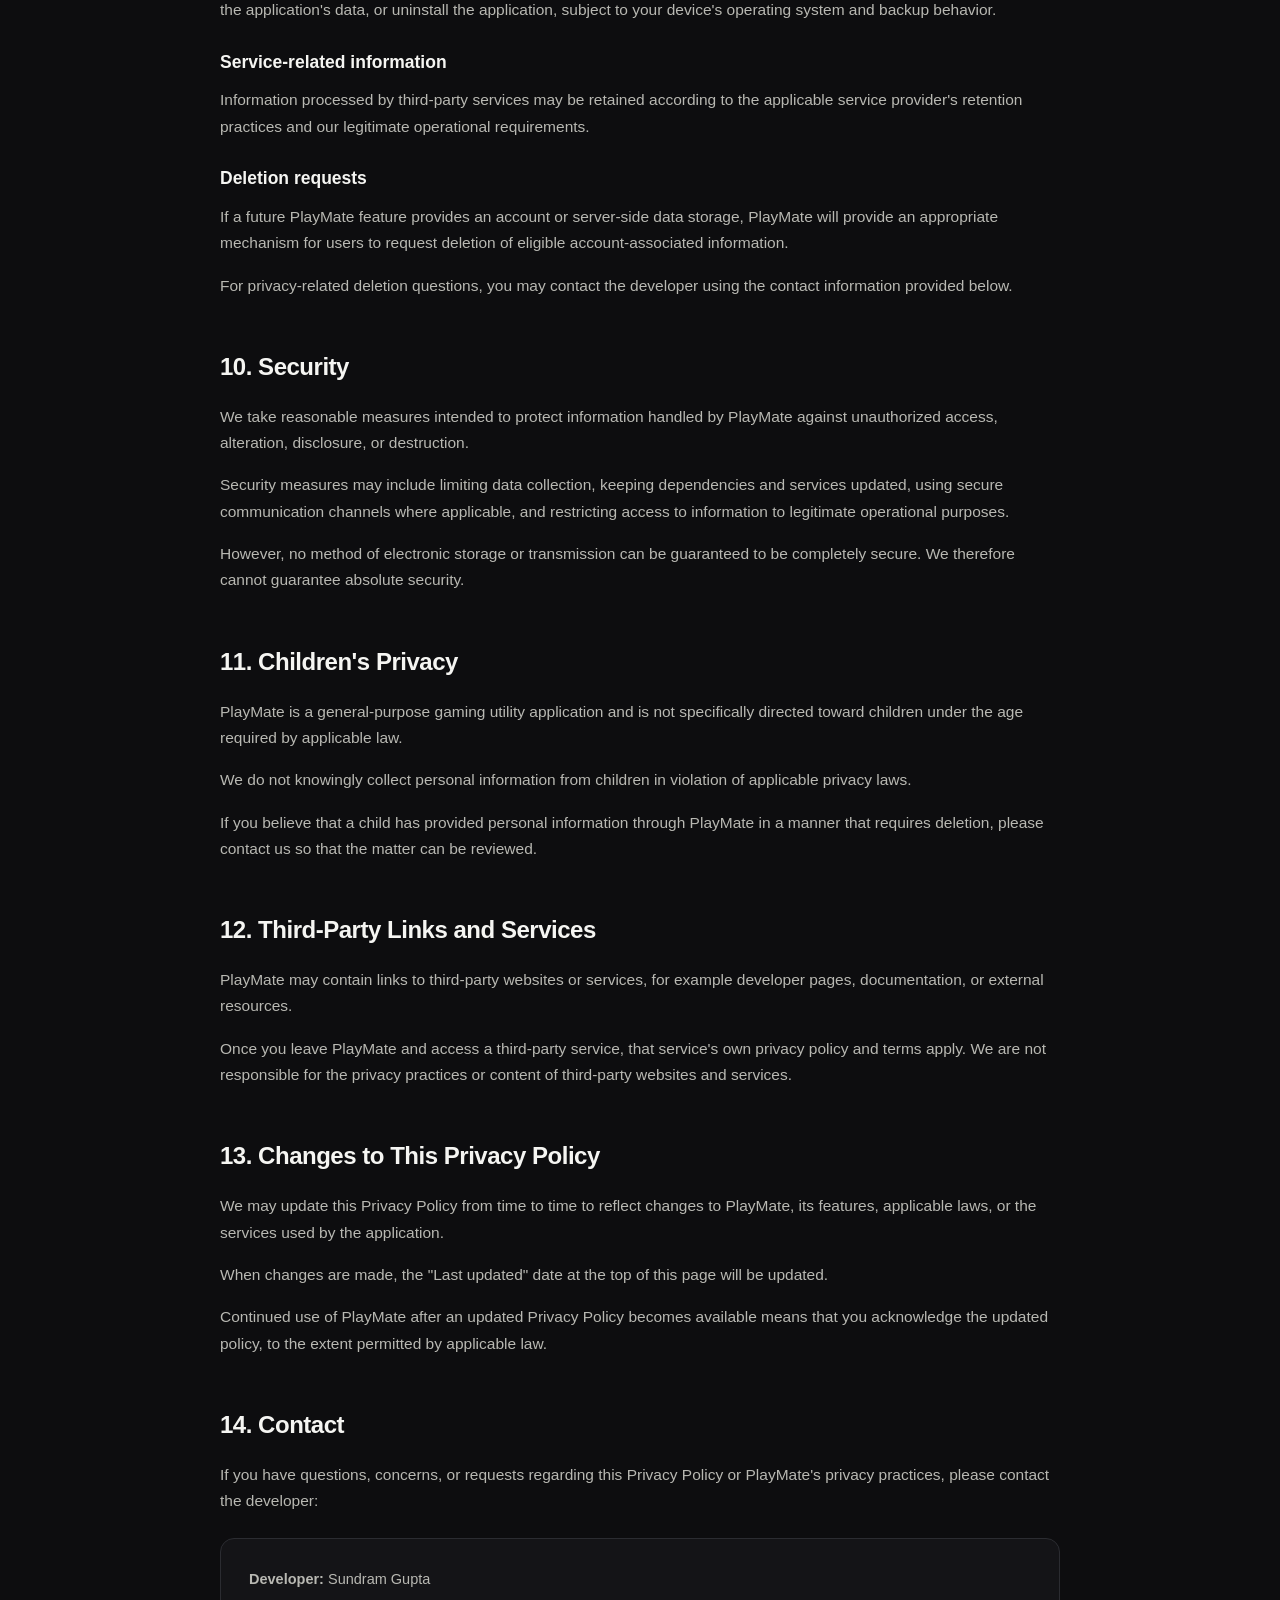
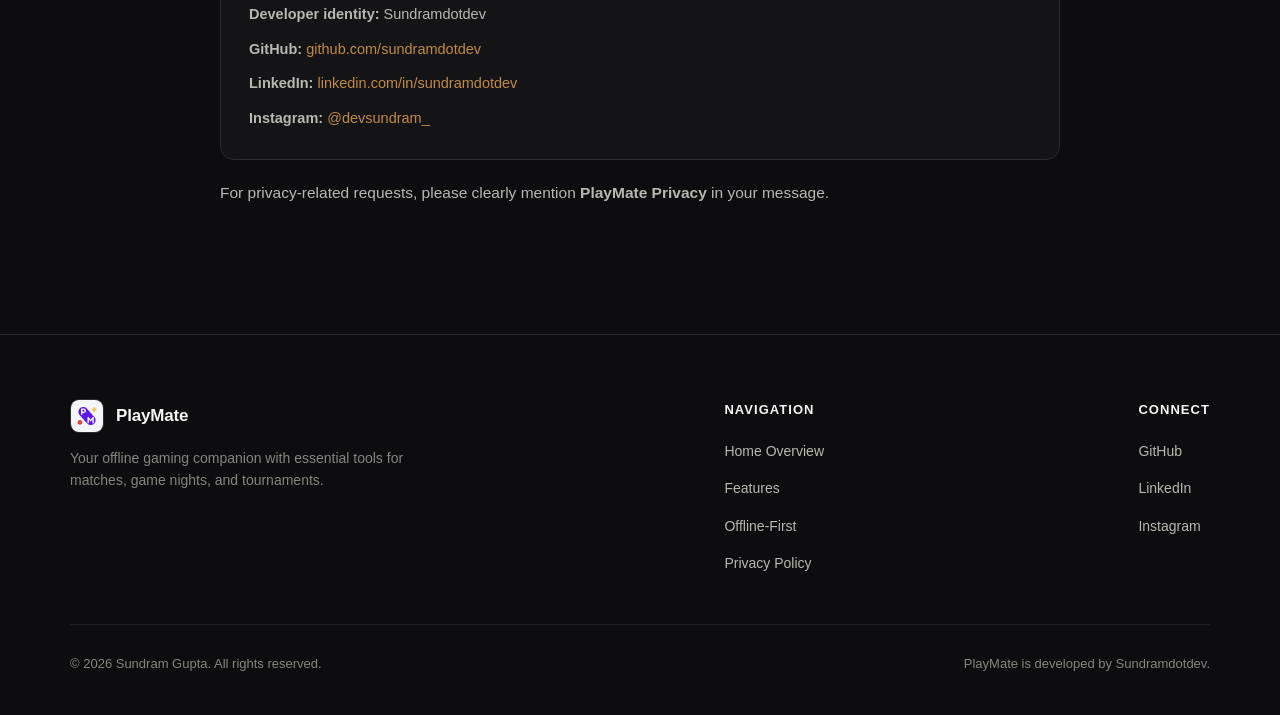
<file: privacy-policy/index.html>
<!DOCTYPE html>
<html lang="en">
<head>
  <meta charset="UTF-8">
  <meta name="viewport" content="width=device-width, initial-scale=1.0">
  <meta
    name="description"
    content="PlayMate Privacy Policy — Learn how PlayMate handles information, device storage, analytics, diagnostics, security, and user privacy."
  >
  <meta name="robots" content="index, follow">
  <meta name="author" content="Sundram Gupta">
  <meta name="theme-color" content="#0D0D0F">

  <link rel="canonical" href="https://sundramdotdev.github.io/playmate-privacy-policy/privacy-policy/">

  <title>Privacy Policy — PlayMate</title>

  <!-- Favicon -->
  <link rel="icon" type="image/png" href="../assets/logo/favicon.png">
  <link rel="apple-touch-icon" href="../assets/logo/favicon.png">
  <link rel="manifest" href="../site.webmanifest">

  <!-- Open Graph / Social Sharing -->
  <meta property="og:type" content="website">
  <meta property="og:url" content="https://sundramdotdev.github.io/playmate-privacy-policy/privacy-policy/">
  <meta property="og:title" content="Privacy Policy — PlayMate">
  <meta property="og:description" content="Official PlayMate Privacy Policy — Explaining offline-first storage, analytics disclosures, permissions, and security.">
  <meta property="og:image" content="https://sundramdotdev.github.io/playmate-privacy-policy/assets/og/playmate-og.png">

  <!-- Twitter / X Cards -->
  <meta name="twitter:card" content="summary_large_image">
  <meta name="twitter:url" content="https://sundramdotdev.github.io/playmate-privacy-policy/privacy-policy/">
  <meta name="twitter:title" content="Privacy Policy — PlayMate">
  <meta name="twitter:description" content="Official PlayMate Privacy Policy — Explaining offline-first storage, analytics disclosures, permissions, and security.">
  <meta name="twitter:image" content="https://sundramdotdev.github.io/playmate-privacy-policy/assets/og/playmate-og.png">

  <!-- Structured Data -->
  <script type="application/ld+json">
  {
    "@context": "https://schema.org",
    "@type": "WebPage",
    "name": "PlayMate Privacy Policy",
    "url": "https://sundramdotdev.github.io/playmate-privacy-policy/privacy-policy/",
    "description": "Privacy Policy for the PlayMate mobile application and related services.",
    "datePublished": "2026-10-03",
    "dateModified": "2026-10-03",
    "publisher": {
      "@type": "Person",
      "name": "Sundram Gupta",
      "alternateName": "Sundramdotdev",
      "url": "https://github.com/sundramdotdev"
    }
  }
  </script>

  <!-- Production Stylesheet -->
  <link rel="stylesheet" href="../css/styles.css">
</head>
<body>
  <a href="#main-content" class="skip-link">Skip to main content</a>

  <!-- Global Header Navigation -->
  <header class="site-header">
    <div class="container nav-wrap">
      <a href="../" class="brand" aria-label="PlayMate home">
        <!-- Official PlayMate App Logo (512x512 px) -->
        <img
          src="../assets/logo/playmate-logo.png"
          alt="PlayMate logo"
          class="brand-icon"
          width="34"
          height="34"
        >
        <span>PlayMate</span>
      </a>

      <button
        class="mobile-menu-btn"
        aria-label="Toggle navigation menu"
        aria-expanded="false"
      >
        <svg fill="none" viewBox="0 0 24 24" stroke-width="2" stroke="currentColor">
          <path stroke-linecap="round" stroke-linejoin="round" d="M4 6h16M4 12h16M4 18h16"></path>
        </svg>
      </button>

      <nav aria-label="Main Navigation">
        <ul class="nav-links">
          <li><a href="../#download" class="nav-link">Download</a></li>
          <li><a href="../#features" class="nav-link">Features</a></li>
          <li><a href="../#offline" class="nav-link">Offline-First</a></li>
          <li><a href="../#philosophy" class="nav-link">About</a></li>
          <li><a href="./" class="nav-link active" aria-current="page">Privacy</a></li>
          <li>
            <a
              href="https://github.com/sundramdotdev"
              class="nav-link"
              target="_blank"
              rel="noopener noreferrer"
            >
              GitHub
            </a>
          </li>
          <li>
            <a href="../" class="nav-cta">
              <span>← Back to Overview</span>
            </a>
          </li>
        </ul>
      </nav>
    </div>
  </header>

  <!-- Main Content -->
  <main id="main-content" class="policy-page">
    <div class="container-narrow">

      <!-- Breadcrumbs -->
      <nav class="policy-breadcrumbs" aria-label="Breadcrumb">
        <a href="../">Home</a>
        <span aria-hidden="true">/</span>
        <span aria-current="page">Privacy Policy</span>
      </nav>

      <!-- Policy Header -->
      <header class="policy-header">
        <h1 class="policy-title">Privacy Policy</h1>

        <p class="policy-subtitle">
          This Privacy Policy explains how PlayMate handles information
          when you use the PlayMate mobile application and related services.
        </p>

        <div class="policy-meta">
          <div class="policy-meta-item">
            <span class="policy-meta-dot"></span>
            <span>Effective date: October 3, 2026</span>
          </div>

          <div class="policy-meta-item">
            <span class="policy-meta-dot"></span>
            <span>Last updated: October 3, 2026</span>
          </div>
        </div>
      </header>

      <!-- Table of Contents -->
      <nav class="toc-box" aria-label="Table of contents">
        <div class="toc-title">Table of Contents</div>
        <ol class="toc-list">
          <li><a href="#introduction">1. Introduction</a></li>
          <li><a href="#information">2. Information We Handle</a></li>
          <li><a href="#local-data">3. Data Stored on Your Device</a></li>
          <li><a href="#analytics">4. Analytics and Diagnostics</a></li>
          <li><a href="#firebase">5. Firebase & Third-Party Services</a></li>
          <li><a href="#permissions">6. Device Permissions</a></li>
          <li><a href="#use">7. How Information Is Used</a></li>
          <li><a href="#sharing">8. Data Sharing</a></li>
          <li><a href="#retention">9. Data Retention and Deletion</a></li>
          <li><a href="#security">10. Security</a></li>
          <li><a href="#children">11. Children's Privacy</a></li>
          <li><a href="#third-party">12. Third-Party Links & Services</a></li>
          <li><a href="#changes">13. Changes to This Policy</a></li>
          <li><a href="#contact">14. Contact</a></li>
        </ol>
      </nav>

      <!-- 1. Introduction -->
      <section id="introduction" class="policy-section">
        <h2>1. Introduction</h2>

        <p>
          PlayMate is an offline gaming companion application developed
          by <strong>Sundram Gupta</strong> under the developer identity
          <strong>Sundramdotdev</strong>.
        </p>

        <p>
          PlayMate provides gaming utilities such as dice rolling,
          coin tossing, team generation, score tracking, cricket
          scoring, spin wheels, tournament tools, timers, match
          history, statistics, and other related utilities.
        </p>

        <p>
          We respect your privacy and aim to collect and use only the
          information reasonably necessary to operate, maintain,
          secure, and improve the application.
        </p>

        <div class="policy-notice">
          <p>
            <strong>Privacy by design:</strong>
            Many PlayMate features are designed to work locally on your
            device. Information that remains entirely on your device is
            not transmitted to us merely because you use the feature.
          </p>
        </div>
      </section>

      <!-- 2. Information We Handle -->
      <section id="information" class="policy-section">
        <h2>2. Information We Handle</h2>

        <p>
          Depending on the version of PlayMate you use and the features
          enabled in that version, the application may handle the
          following categories of information.
        </p>

        <div class="data-table-wrapper">
          <table>
            <thead>
              <tr>
                <th scope="col">Category</th>
                <th scope="col">Examples</th>
                <th scope="col">Purpose</th>
              </tr>
            </thead>
            <tbody>
              <tr>
                <td>App usage information</td>
                <td>
                  Feature interactions, app version, device or
                  installation information
                </td>
                <td>
                  App operation, analytics, diagnostics, and
                  improvement
                </td>
              </tr>
              <tr>
                <td>Diagnostics</td>
                <td>
                  Crash information and technical diagnostic data
                </td>
                <td>
                  Identifying crashes, bugs, and reliability issues
                </td>
              </tr>
              <tr>
                <td>Locally created game data</td>
                <td>
                  Scores, player names, match history, statistics,
                  settings, and other information entered into
                  PlayMate
                </td>
                <td>
                  Providing the requested gaming functionality
                </td>
              </tr>
            </tbody>
          </table>
        </div>

        <p>
          The exact information handled may change as PlayMate evolves.
          This policy will be updated when material changes are made to
          the application's data practices.
        </p>
      </section>

      <!-- 3. Data Stored on Your Device -->
      <section id="local-data" class="policy-section">
        <h2>3. Data Stored on Your Device</h2>

        <p>
          PlayMate is designed with offline functionality in mind.
          Information created while using local features may be stored
          directly on your device.
        </p>

        <p>
          Examples may include:
        </p>

        <ul>
          <li>Game scores and match results.</li>
          <li>Player names entered by you.</li>
          <li>Match history.</li>
          <li>Player statistics.</li>
          <li>Application preferences and settings.</li>
          <li>Other locally generated game information.</li>
        </ul>

        <p>
          Locally stored information is controlled by the application
          and remains on your device unless a feature explicitly
          transmits it to an external service.
        </p>

        <p>
          Removing the application may remove locally stored
          application data, depending on your device's operating system
          and backup settings.
        </p>
      </section>

      <!-- 4. Analytics and Diagnostics -->
      <section id="analytics" class="policy-section">
        <h2>4. Analytics and Diagnostics</h2>

        <p>
          Where analytics or crash-reporting services are enabled in
          your version of PlayMate, these services may receive technical
          and usage information to help us understand application
          performance and improve reliability.
        </p>

        <p>
          This information may include items such as:
        </p>

        <ul>
          <li>Application version and build information.</li>
          <li>Operating system and device information.</li>
          <li>Crash reports and diagnostic information.</li>
          <li>General feature or interaction information.</li>
          <li>Technical information required to identify application errors.</li>
        </ul>

        <p>
          Analytics and diagnostic information is used for purposes such
          as understanding feature usage, identifying bugs, improving
          stability, monitoring performance, and maintaining the
          application.
        </p>

        <div class="policy-notice">
          <p>
            <strong>Important:</strong>
            The specific analytics and diagnostics configuration can
            change between releases. The disclosures in this policy
            should always be reviewed together with the current
            PlayMate release and its Google Play Data Safety
            declaration.
          </p>
        </div>
      </section>

      <!-- 5. Firebase and Third-Party Services -->
      <section id="firebase" class="policy-section">
        <h2>5. Firebase and Third-Party Services</h2>

        <p>
          PlayMate may use services provided by Google Firebase or other
          third-party service providers for application infrastructure,
          analytics, crash diagnostics, configuration, authentication,
          or other functionality when those services are enabled.
        </p>

        <p>
          Depending on the features enabled in a particular release,
          relevant Firebase services may include:
        </p>

        <ul>
          <li>Firebase Analytics.</li>
          <li>Firebase Crashlytics.</li>
          <li>Firebase Remote Config.</li>
          <li>Firebase Authentication.</li>
          <li>Firebase Cloud Firestore.</li>
          <li>Firebase Cloud Messaging.</li>
        </ul>

        <p>
          Not every service listed above is necessarily active in every
          version of PlayMate. Services are only used when required by
          the functionality implemented in the relevant release.
        </p>

        <p>
          Third-party providers process information according to their
          own privacy policies and terms. You can review Google's
          privacy practices through the official
          <a
            href="https://policies.google.com/privacy"
            target="_blank"
            rel="noopener noreferrer"
          >
            Google Privacy Policy
          </a>.
        </p>
      </section>

      <!-- 6. Device Permissions -->
      <section id="permissions" class="policy-section">
        <h2>6. Device Permissions</h2>

        <p>
          PlayMate is designed to request only permissions that are
          necessary for implemented functionality.
        </p>

        <p>
          Depending on the features included in a particular release,
          the application may use standard Android or iOS capabilities
          such as network access, notifications, or vibration/haptic
          feedback.
        </p>

        <p>
          PlayMate does not intentionally request access to contacts,
          microphone, camera, precise location, or other sensitive
          device information unless a future feature specifically
          requires it and the appropriate disclosure and permission
          process is implemented.
        </p>
      </section>

      <!-- 7. How Information Is Used -->
      <section id="use" class="policy-section">
        <h2>7. How Information Is Used</h2>

        <p>
          Information handled by PlayMate may be used for the following
          purposes:
        </p>

        <ul>
          <li>To provide and operate PlayMate's features.</li>
          <li>To save your locally created gaming information.</li>
          <li>To maintain application functionality.</li>
          <li>To diagnose crashes and technical problems.</li>
          <li>To understand general application usage.</li>
          <li>To improve application performance and reliability.</li>
          <li>To protect the application against abuse or misuse.</li>
          <li>To comply with applicable legal obligations.</li>
        </ul>

        <p>
          We do not use personal information for purposes unrelated to
          the operation or improvement of PlayMate unless the purpose is
          disclosed to you or required by applicable law.
        </p>
      </section>

      <!-- 8. Data Sharing -->
      <section id="sharing" class="policy-section">
        <h2>8. Data Sharing</h2>

        <p>
          We do not sell your personal information.
        </p>

        <p>
          Information may be processed by third-party service providers
          when those providers are required to operate specific PlayMate
          functionality, provide analytics or diagnostics, deliver
          infrastructure services, or comply with legal requirements.
        </p>

        <p>
          We may also disclose information where reasonably necessary
          to:
        </p>

        <ul>
          <li>Comply with applicable law or legal process.</li>
          <li>Protect the rights, safety, and security of users.</li>
          <li>Detect, prevent, or investigate abuse or security issues.</li>
          <li>Protect the security and integrity of PlayMate.</li>
        </ul>

        <p>
          Information that remains solely on your device is not shared
          with us unless you explicitly use a feature that transmits
          that information.
        </p>
      </section>

      <!-- 9. Data Retention and Deletion -->
      <section id="retention" class="policy-section">
        <h2>9. Data Retention and Deletion</h2>

        <h3>Local information</h3>
        <p>
          Information stored locally by PlayMate generally remains on
          your device until you delete it through the application,
          clear the application's data, or uninstall the application,
          subject to your device's operating system and backup behavior.
        </p>

        <h3>Service-related information</h3>
        <p>
          Information processed by third-party services may be retained
          according to the applicable service provider's retention
          practices and our legitimate operational requirements.
        </p>

        <h3>Deletion requests</h3>
        <p>
          If a future PlayMate feature provides an account or server-side
          data storage, PlayMate will provide an appropriate mechanism
          for users to request deletion of eligible account-associated
          information.
        </p>

        <p>
          For privacy-related deletion questions, you may contact the
          developer using the contact information provided below.
        </p>
      </section>

      <!-- 10. Security -->
      <section id="security" class="policy-section">
        <h2>10. Security</h2>

        <p>
          We take reasonable measures intended to protect information
          handled by PlayMate against unauthorized access, alteration,
          disclosure, or destruction.
        </p>

        <p>
          Security measures may include limiting data collection,
          keeping dependencies and services updated, using secure
          communication channels where applicable, and restricting
          access to information to legitimate operational purposes.
        </p>

        <p>
          However, no method of electronic storage or transmission can
          be guaranteed to be completely secure. We therefore cannot
          guarantee absolute security.
        </p>
      </section>

      <!-- 11. Children's Privacy -->
      <section id="children" class="policy-section">
        <h2>11. Children's Privacy</h2>

        <p>
          PlayMate is a general-purpose gaming utility application and
          is not specifically directed toward children under the age
          required by applicable law.
        </p>

        <p>
          We do not knowingly collect personal information from children
          in violation of applicable privacy laws.
        </p>

        <p>
          If you believe that a child has provided personal information
          through PlayMate in a manner that requires deletion, please
          contact us so that the matter can be reviewed.
        </p>
      </section>

      <!-- 12. Third-Party Links and Services -->
      <section id="third-party" class="policy-section">
        <h2>12. Third-Party Links and Services</h2>

        <p>
          PlayMate may contain links to third-party websites or services,
          for example developer pages, documentation, or external
          resources.
        </p>

        <p>
          Once you leave PlayMate and access a third-party service, that
          service's own privacy policy and terms apply. We are not
          responsible for the privacy practices or content of
          third-party websites and services.
        </p>
      </section>

      <!-- 13. Changes to This Privacy Policy -->
      <section id="changes" class="policy-section">
        <h2>13. Changes to This Privacy Policy</h2>

        <p>
          We may update this Privacy Policy from time to time to reflect
          changes to PlayMate, its features, applicable laws, or the
          services used by the application.
        </p>

        <p>
          When changes are made, the "Last updated" date at the top of
          this page will be updated.
        </p>

        <p>
          Continued use of PlayMate after an updated Privacy Policy
          becomes available means that you acknowledge the updated
          policy, to the extent permitted by applicable law.
        </p>
      </section>

      <!-- 14. Contact -->
      <section id="contact" class="policy-section">
        <h2>14. Contact</h2>

        <p>
          If you have questions, concerns, or requests regarding this
          Privacy Policy or PlayMate's privacy practices, please contact
          the developer:
        </p>

        <div class="contact-card">
          <p>
            <strong>Developer:</strong>
            Sundram Gupta
          </p>

          <p>
            <strong>Developer identity:</strong>
            Sundramdotdev
          </p>

          <p>
            <strong>GitHub:</strong>
            <a
              href="https://github.com/sundramdotdev"
              target="_blank"
              rel="noopener noreferrer"
            >
              github.com/sundramdotdev
            </a>
          </p>

          <p>
            <strong>LinkedIn:</strong>
            <a
              href="https://linkedin.com/in/sundramdotdev"
              target="_blank"
              rel="noopener noreferrer"
            >
              linkedin.com/in/sundramdotdev
            </a>
          </p>

          <p>
            <strong>Instagram:</strong>
            <a
              href="https://www.instagram.com/devsundram_?stkn=dXBva2IwMzZxbHY1"
              target="_blank"
              rel="noopener noreferrer"
            >
              @devsundram_
            </a>
          </p>
        </div>

        <p style="margin-top: 20px;">
          For privacy-related requests, please clearly mention
          <strong>PlayMate Privacy</strong> in your message.
        </p>
      </section>

    </div>
  </main>

  <!-- Global Footer -->
  <footer class="site-footer">
    <div class="container">
      <div class="footer-top">
        <div class="footer-brand">
          <a href="../" class="brand" aria-label="PlayMate home">
            <img
              src="../assets/logo/playmate-logo.png"
              alt="PlayMate logo"
              class="brand-icon"
              width="34"
              height="34"
            >
            <span>PlayMate</span>
          </a>
          <p>Your offline gaming companion with essential tools for matches, game nights, and tournaments.</p>
        </div>

        <div class="footer-nav-col">
          <h4>Navigation</h4>
          <ul class="footer-nav-links">
            <li><a href="../">Home Overview</a></li>
            <li><a href="../#features">Features</a></li>
            <li><a href="../#offline">Offline-First</a></li>
            <li><a href="./">Privacy Policy</a></li>
          </ul>
        </div>

        <div class="footer-nav-col">
          <h4>Connect</h4>
          <ul class="footer-nav-links">
            <li>
              <a
                href="https://github.com/sundramdotdev"
                target="_blank"
                rel="noopener noreferrer"
              >
                GitHub
              </a>
            </li>
            <li>
              <a
                href="https://linkedin.com/in/sundramdotdev"
                target="_blank"
                rel="noopener noreferrer"
              >
                LinkedIn
              </a>
            </li>
            <li>
              <a
                href="https://www.instagram.com/devsundram_?stkn=dXBva2IwMzZxbHY1"
                target="_blank"
                rel="noopener noreferrer"
              >
                Instagram
              </a>
            </li>
          </ul>
        </div>
      </div>

      <div class="footer-bottom">
        <div>© 2026 Sundram Gupta. All rights reserved.</div>
        <div>PlayMate is developed by Sundramdotdev.</div>
      </div>
    </div>
  </footer>

  <script src="../js/main.js"></script>
</body>
</html>
</file>
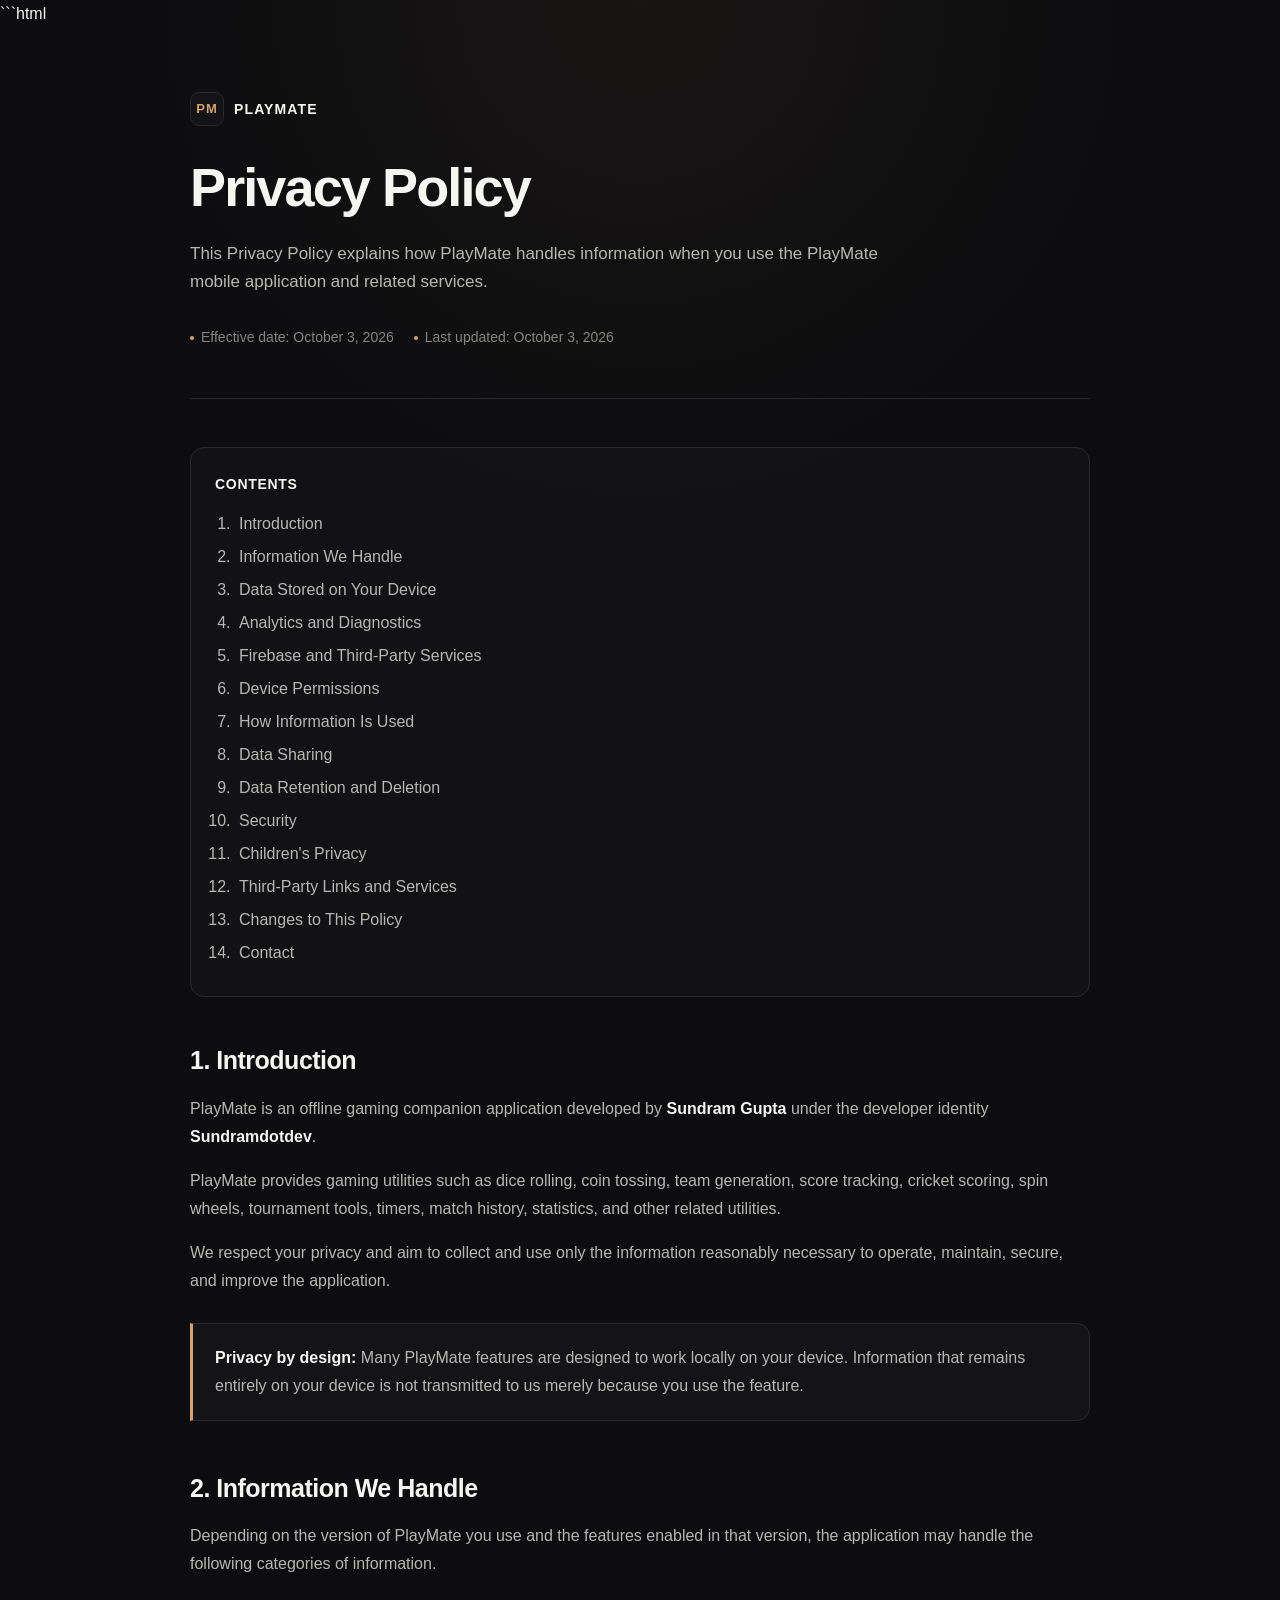
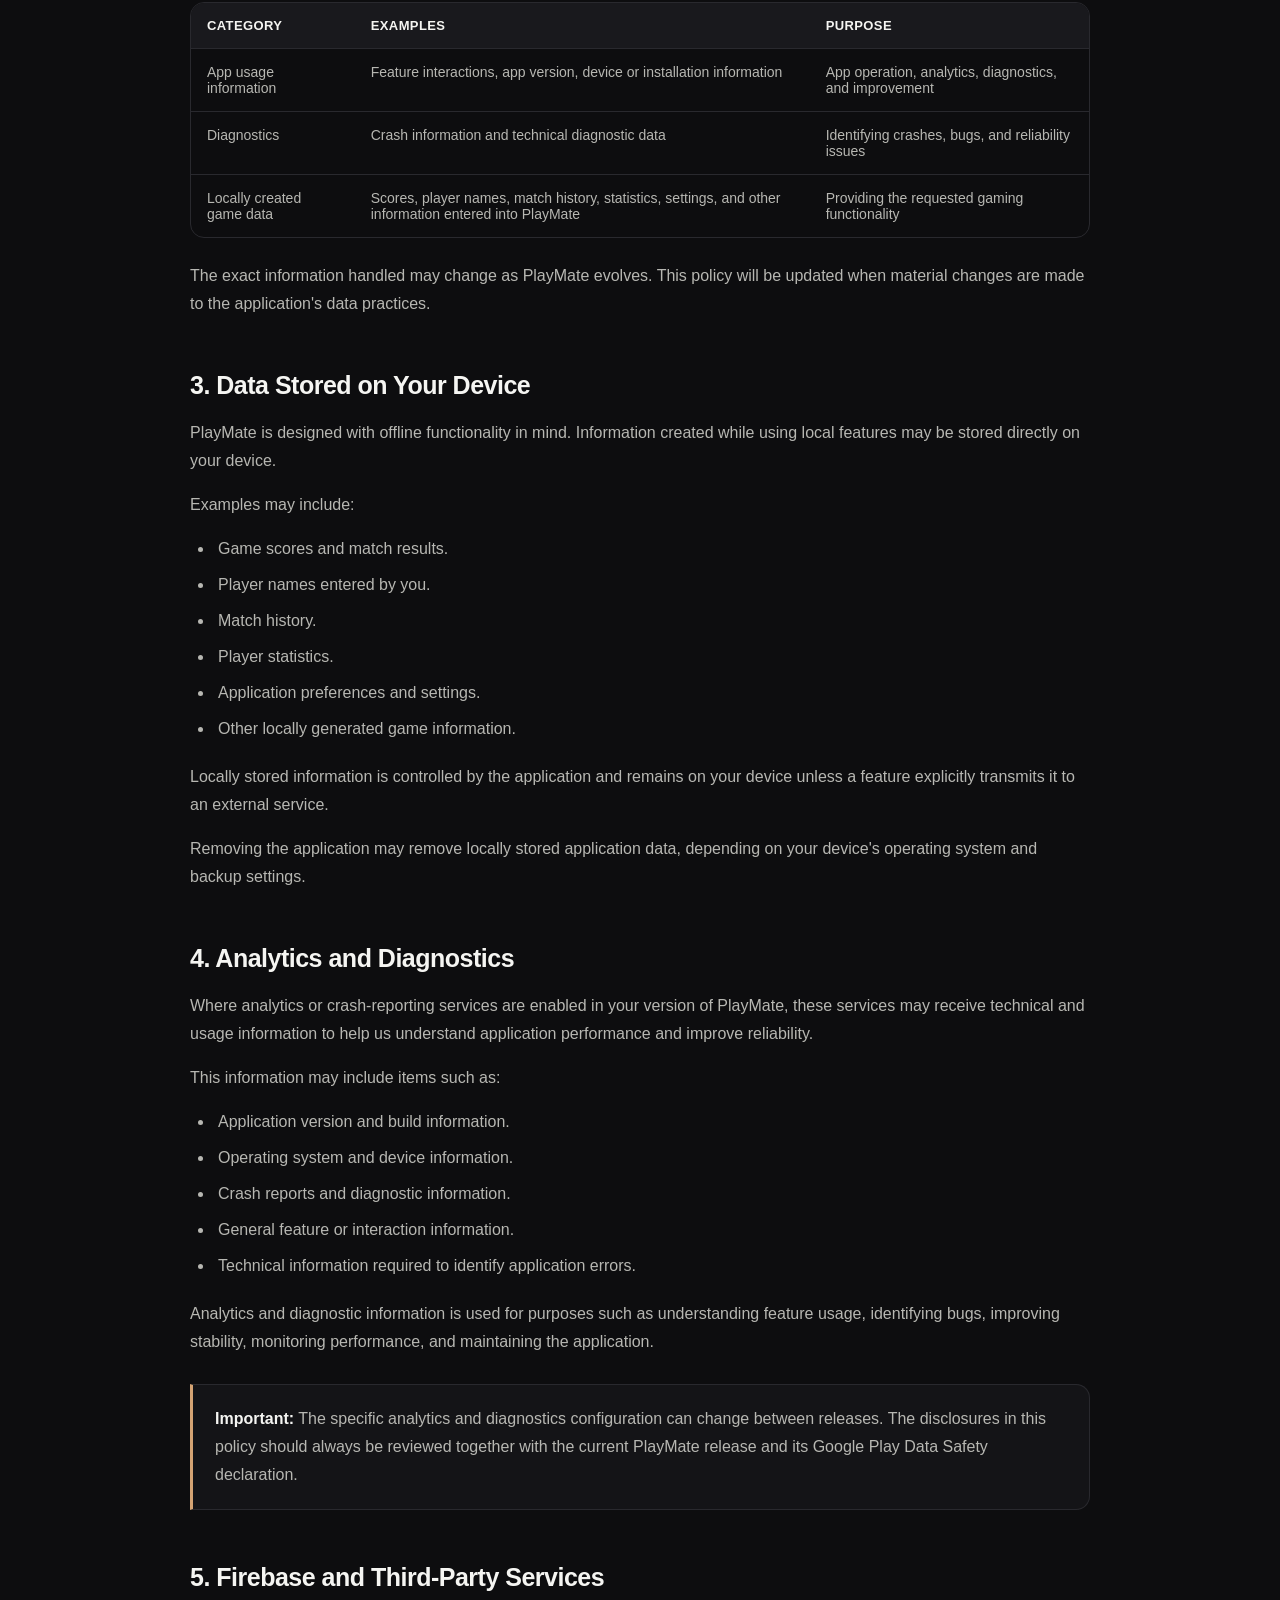
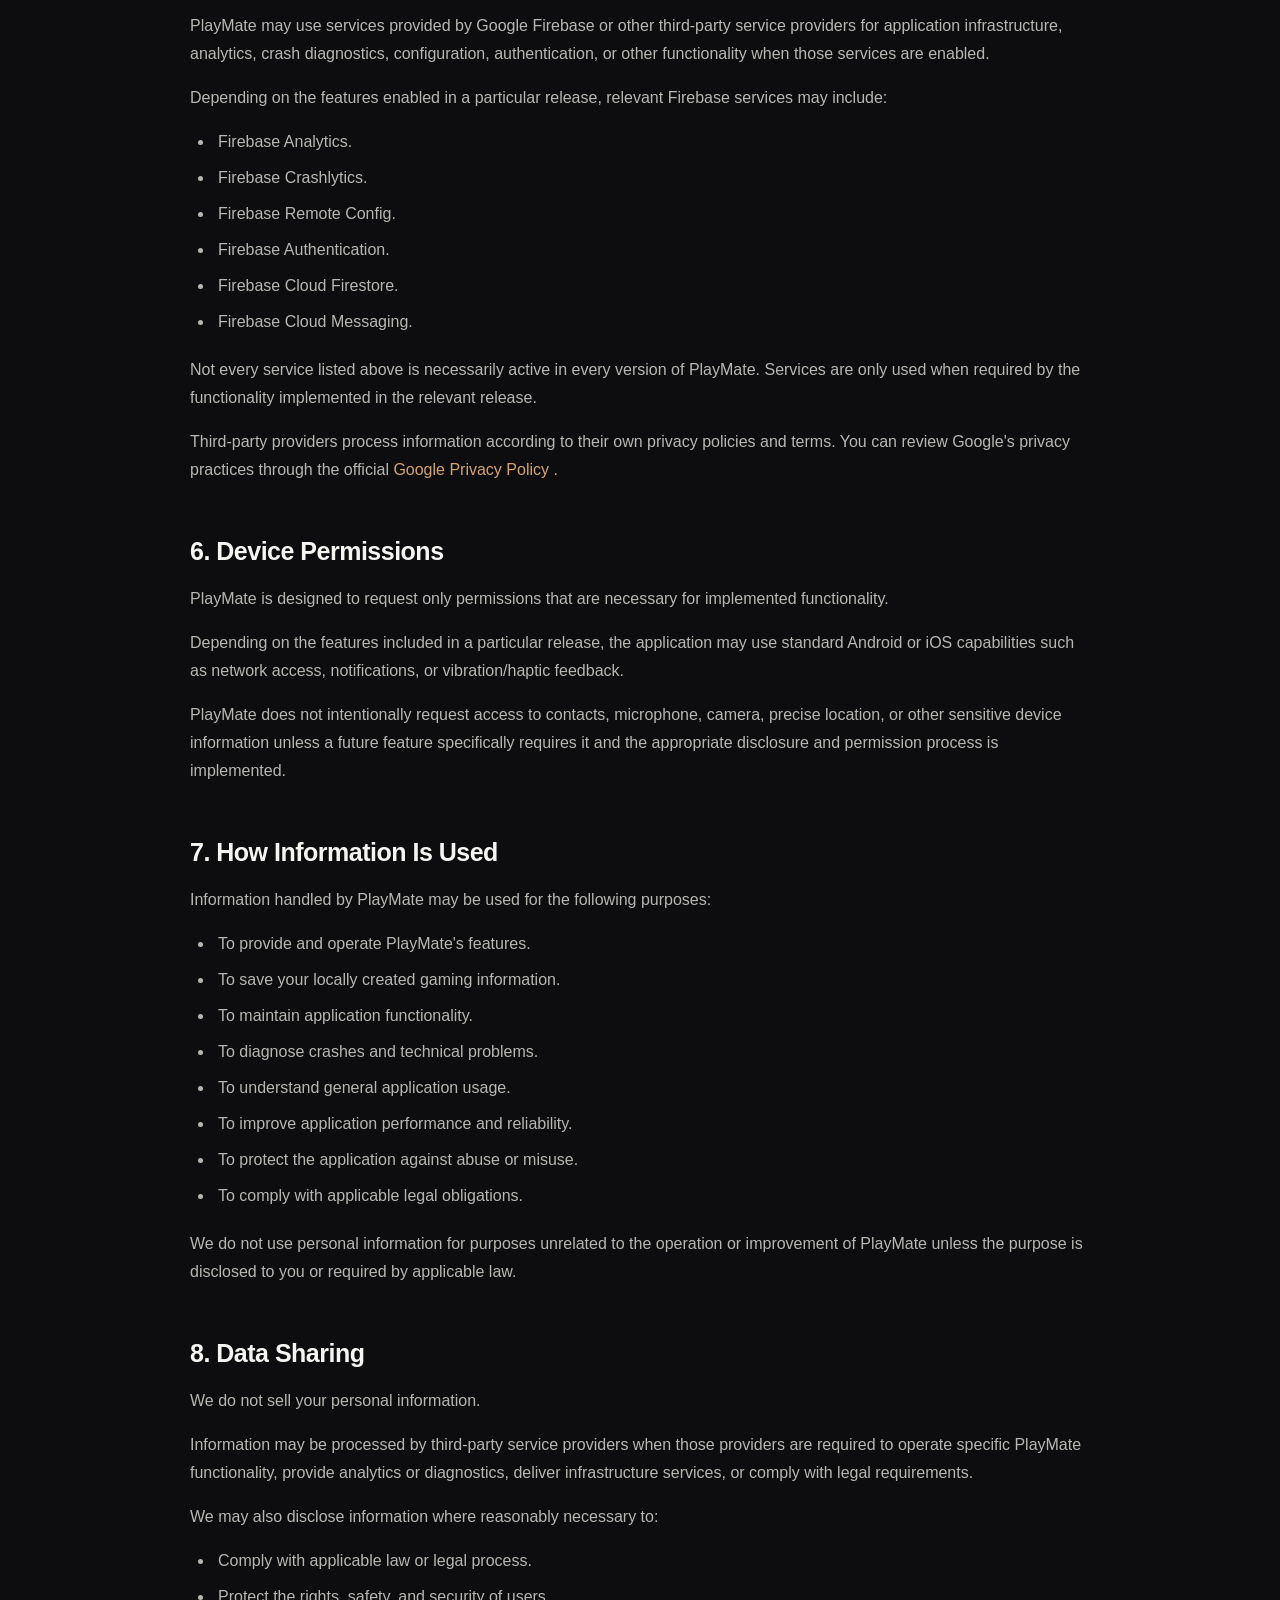
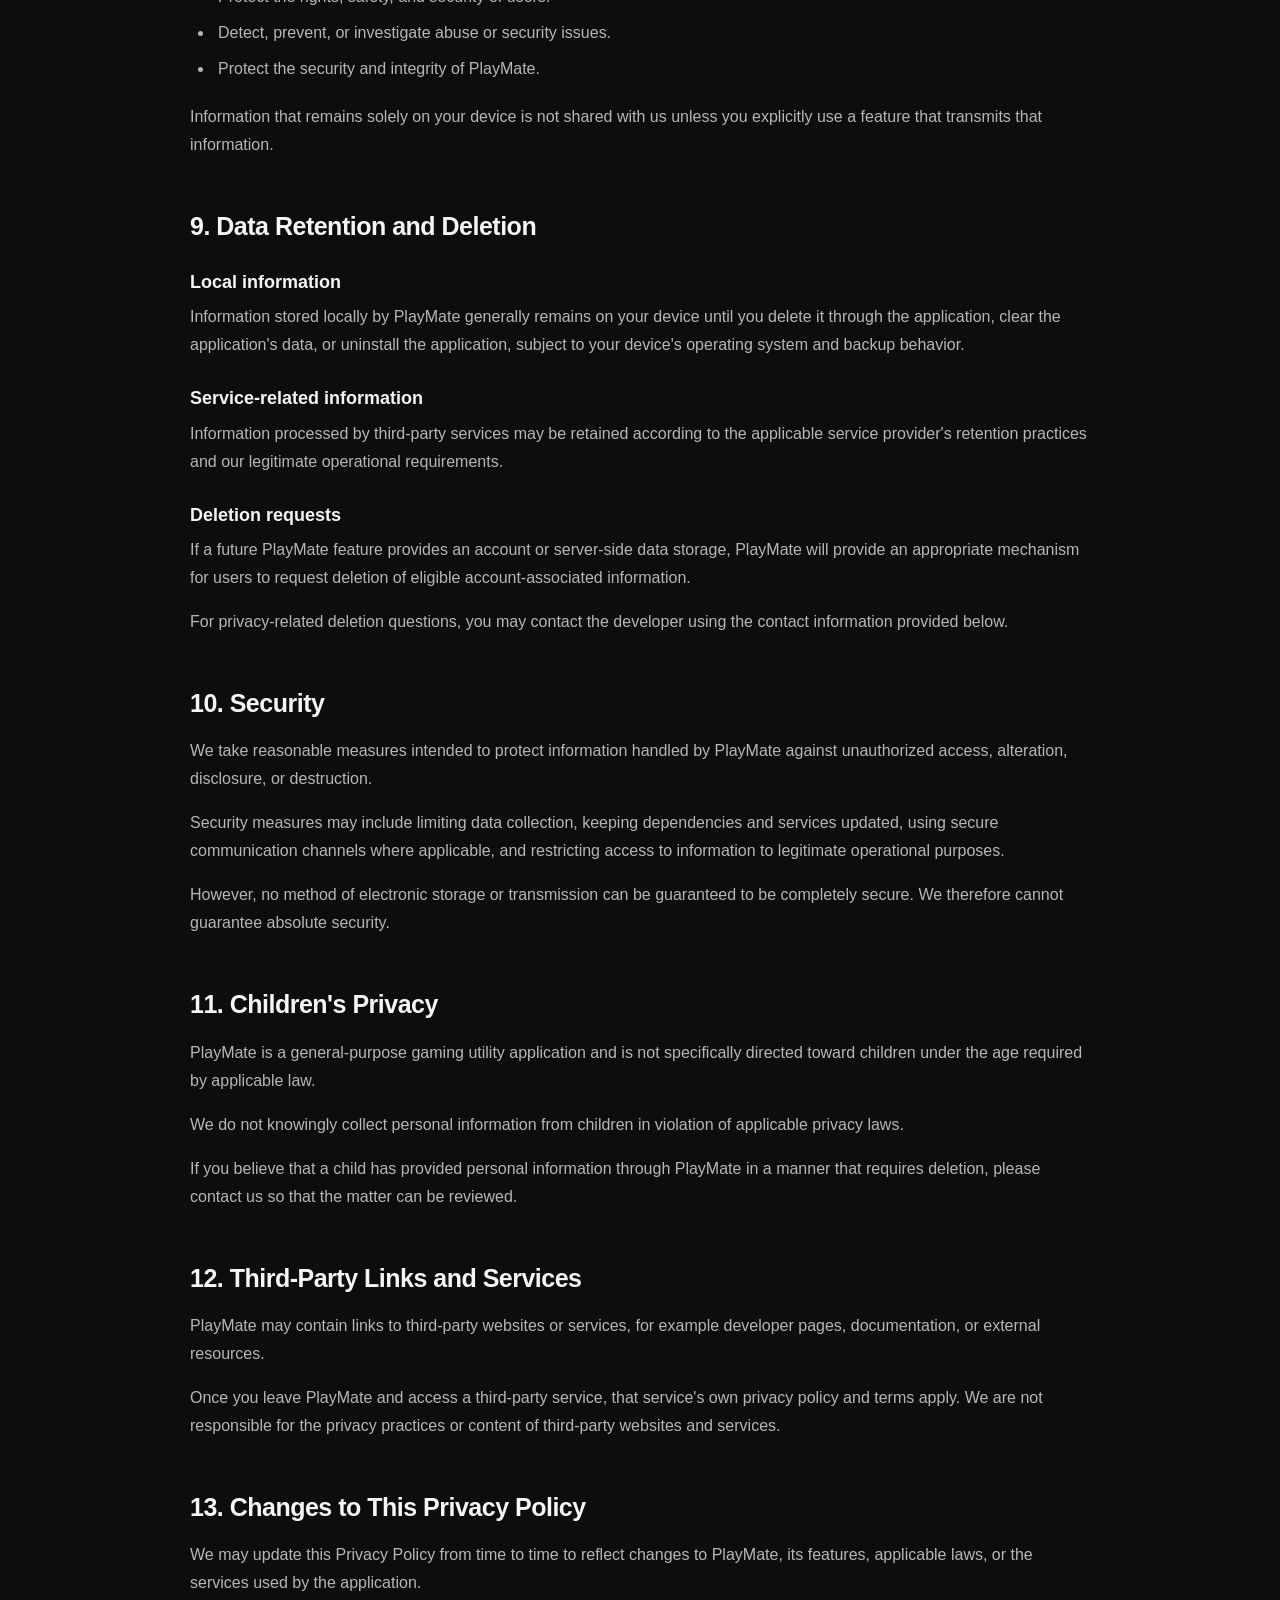
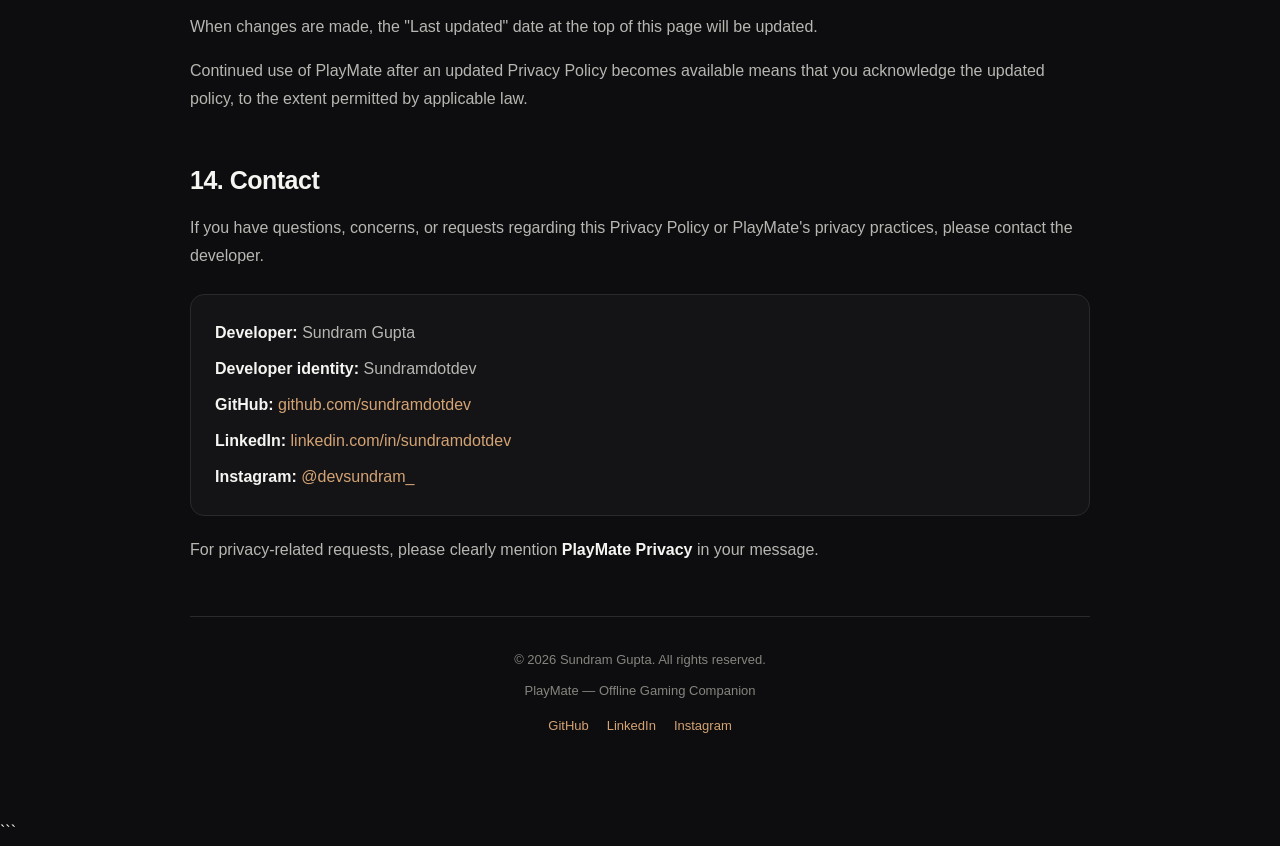
<file: privacy-policy.html>
```html
<!DOCTYPE html>
<html lang="en">
<head>
  <meta charset="UTF-8" />

  <meta
    name="viewport"
    content="width=device-width, initial-scale=1.0"
  />

  <meta
    name="description"
    content="PlayMate Privacy Policy — Learn how PlayMate handles information, analytics, security, data retention, and user privacy."
  />

  <meta
    name="robots"
    content="index, follow"
  />

  <meta
    name="author"
    content="Sundram Gupta"
  />

  <meta
    name="theme-color"
    content="#0D0D0F"
  />

  <link
    rel="canonical"
    href="https://sundramdotdev.github.io/playmate-privacy-policy/"
  />

  <title>Privacy Policy — PlayMate</title>

  <style>
    :root {
      --bg: #0d0d0f;
      --surface: #141417;
      --surface-2: #19191d;
      --border: #29292e;

      --text: #f5f5f2;
      --text-secondary: #b7b7b2;
      --text-muted: #85857f;

      --accent: #d4a373;
      --accent-hover: #e2b889;

      --danger: #d97777;

      --max-width: 900px;
      --radius: 14px;
    }

    * {
      box-sizing: border-box;
    }

    html {
      scroll-behavior: smooth;
      background: var(--bg);
    }

    body {
      margin: 0;
      background:
        radial-gradient(
          circle at top,
          rgba(212, 163, 115, 0.055),
          transparent 32rem
        ),
        var(--bg);

      color: var(--text);

      font-family:
        -apple-system,
        BlinkMacSystemFont,
        "Segoe UI",
        Roboto,
        Helvetica,
        Arial,
        sans-serif;

      font-size: 16px;
      line-height: 1.75;

      -webkit-font-smoothing: antialiased;
      text-rendering: optimizeLegibility;
    }

    a {
      color: var(--accent);
      text-decoration: none;
    }

    a:hover {
      color: var(--accent-hover);
      text-decoration: underline;
      text-underline-offset: 3px;
    }

    ::selection {
      background: rgba(212, 163, 115, 0.25);
      color: var(--text);
    }

    .page {
      width: min(
        calc(100% - 32px),
        var(--max-width)
      );

      margin: 0 auto;
      padding: 64px 0 80px;
    }

    .header {
      padding-bottom: 48px;
      border-bottom: 1px solid var(--border);
    }

    .brand {
      display: inline-flex;
      align-items: center;
      gap: 10px;

      margin-bottom: 28px;

      color: var(--text);
      font-size: 14px;
      font-weight: 700;
      letter-spacing: 0.08em;
      text-transform: uppercase;
    }

    .brand-mark {
      display: grid;
      place-items: center;

      width: 34px;
      height: 34px;

      border: 1px solid var(--border);
      border-radius: 9px;

      background: var(--surface);

      color: var(--accent);
      font-size: 13px;
      font-weight: 800;
    }

    h1,
    h2,
    h3 {
      margin-top: 0;
      color: var(--text);
      line-height: 1.25;
    }

    h1 {
      max-width: 760px;

      margin-bottom: 18px;

      font-size: clamp(34px, 6vw, 54px);
      font-weight: 750;
      letter-spacing: -0.035em;
    }

    .subtitle {
      max-width: 720px;

      margin: 0;

      color: var(--text-secondary);

      font-size: 17px;
      line-height: 1.7;
    }

    .meta {
      display: flex;
      flex-wrap: wrap;
      gap: 10px 20px;

      margin-top: 28px;

      color: var(--text-muted);
      font-size: 14px;
    }

    .meta span {
      display: inline-flex;
      align-items: center;
      gap: 7px;
    }

    .meta-dot {
      width: 4px;
      height: 4px;

      border-radius: 50%;
      background: var(--accent);
    }

    .content {
      padding-top: 48px;
    }

    .toc {
      margin-bottom: 48px;
      padding: 24px;

      border: 1px solid var(--border);
      border-radius: var(--radius);

      background: rgba(20, 20, 23, 0.75);
    }

    .toc-title {
      margin-bottom: 14px;

      color: var(--text);
      font-size: 14px;
      font-weight: 700;
      letter-spacing: 0.05em;
      text-transform: uppercase;
    }

    .toc ol {
      margin: 0;
      padding-left: 20px;
    }

    .toc li {
      margin: 5px 0;
    }

    .toc a {
      color: var(--text-secondary);
    }

    .toc a:hover {
      color: var(--accent);
    }

    section {
      margin-bottom: 52px;
      scroll-margin-top: 30px;
    }

    h2 {
      margin-bottom: 18px;

      font-size: 25px;
      font-weight: 700;
      letter-spacing: -0.02em;
    }

    h3 {
      margin-top: 28px;
      margin-bottom: 10px;

      font-size: 18px;
      font-weight: 650;
    }

    p {
      margin: 0 0 16px;
      color: var(--text-secondary);
    }

    ul,
    ol {
      margin: 12px 0 20px;
      padding-left: 24px;

      color: var(--text-secondary);
    }

    li {
      margin: 8px 0;
      padding-left: 4px;
    }

    strong {
      color: var(--text);
      font-weight: 650;
    }

    .notice {
      margin: 28px 0;
      padding: 20px 22px;

      border-left: 3px solid var(--accent);
      border-top: 1px solid var(--border);
      border-right: 1px solid var(--border);
      border-bottom: 1px solid var(--border);
      border-radius: 0 var(--radius) var(--radius) 0;

      background: var(--surface);
    }

    .notice p:last-child {
      margin-bottom: 0;
    }

    .data-table-wrapper {
      width: 100%;
      overflow-x: auto;

      margin: 24px 0;

      border: 1px solid var(--border);
      border-radius: var(--radius);
    }

    table {
      width: 100%;
      min-width: 640px;

      border-collapse: collapse;
    }

    th,
    td {
      padding: 15px 16px;

      border-bottom: 1px solid var(--border);

      text-align: left;
      vertical-align: top;
    }

    th {
      background: var(--surface-2);

      color: var(--text);
      font-size: 13px;
      font-weight: 700;
      letter-spacing: 0.03em;
      text-transform: uppercase;
    }

    td {
      color: var(--text-secondary);
      font-size: 14px;
    }

    tr:last-child td {
      border-bottom: 0;
    }

    .contact-card {
      margin-top: 24px;
      padding: 24px;

      border: 1px solid var(--border);
      border-radius: var(--radius);

      background: var(--surface);
    }

    .contact-card p {
      margin-bottom: 8px;
    }

    .contact-card p:last-child {
      margin-bottom: 0;
    }

    .footer {
      padding-top: 32px;

      border-top: 1px solid var(--border);

      color: var(--text-muted);
      font-size: 13px;
      text-align: center;
    }

    .footer p {
      margin-bottom: 8px;
      color: inherit;
    }

    .footer-links {
      display: flex;
      justify-content: center;
      flex-wrap: wrap;
      gap: 8px 18px;

      margin-top: 12px;
    }

    @media (max-width: 640px) {
      .page {
        width: min(
          calc(100% - 24px),
          var(--max-width)
        );

        padding-top: 40px;
        padding-bottom: 56px;
      }

      .header {
        padding-bottom: 36px;
      }

      .content {
        padding-top: 36px;
      }

      .toc {
        padding: 20px;
      }

      section {
        margin-bottom: 40px;
      }

      h2 {
        font-size: 22px;
      }

      .subtitle {
        font-size: 16px;
      }

      .meta {
        flex-direction: column;
        gap: 7px;
      }

      .notice,
      .contact-card {
        padding: 18px;
      }
    }

    @media (prefers-reduced-motion: reduce) {
      html {
        scroll-behavior: auto;
      }
    }

    @media print {
      :root {
        --bg: #ffffff;
        --surface: #ffffff;
        --surface-2: #f5f5f5;
        --border: #dddddd;
        --text: #111111;
        --text-secondary: #333333;
        --text-muted: #666666;
        --accent: #8a5d2d;
      }

      body {
        background: #ffffff;
        color: #111111;
      }

      .page {
        width: 100%;
        padding: 20px;
      }

      a {
        color: inherit;
        text-decoration: underline;
      }

      .toc {
        break-inside: avoid;
      }

      section {
        break-inside: avoid;
      }
    }
  </style>
</head>

<body>
  <main class="page">

    <header class="header">
      <div class="brand">
        <span class="brand-mark">PM</span>
        <span>PlayMate</span>
      </div>

      <h1>Privacy Policy</h1>

      <p class="subtitle">
        This Privacy Policy explains how PlayMate handles information
        when you use the PlayMate mobile application and related services.
      </p>

      <div class="meta">
        <span>
          <span class="meta-dot"></span>
          Effective date: October 3, 2026
        </span>

        <span>
          <span class="meta-dot"></span>
          Last updated: October 3, 2026
        </span>
      </div>
    </header>

    <div class="content">

      <nav class="toc" aria-label="Table of contents">
        <div class="toc-title">Contents</div>

        <ol>
          <li><a href="#introduction">Introduction</a></li>
          <li><a href="#information">Information We Handle</a></li>
          <li><a href="#local-data">Data Stored on Your Device</a></li>
          <li><a href="#analytics">Analytics and Diagnostics</a></li>
          <li><a href="#firebase">Firebase and Third-Party Services</a></li>
          <li><a href="#permissions">Device Permissions</a></li>
          <li><a href="#use">How Information Is Used</a></li>
          <li><a href="#sharing">Data Sharing</a></li>
          <li><a href="#retention">Data Retention and Deletion</a></li>
          <li><a href="#security">Security</a></li>
          <li><a href="#children">Children's Privacy</a></li>
          <li><a href="#third-party">Third-Party Links and Services</a></li>
          <li><a href="#changes">Changes to This Policy</a></li>
          <li><a href="#contact">Contact</a></li>
        </ol>
      </nav>

      <section id="introduction">
        <h2>1. Introduction</h2>

        <p>
          PlayMate is an offline gaming companion application developed
          by <strong>Sundram Gupta</strong> under the developer identity
          <strong>Sundramdotdev</strong>.
        </p>

        <p>
          PlayMate provides gaming utilities such as dice rolling,
          coin tossing, team generation, score tracking, cricket
          scoring, spin wheels, tournament tools, timers, match
          history, statistics, and other related utilities.
        </p>

        <p>
          We respect your privacy and aim to collect and use only the
          information reasonably necessary to operate, maintain,
          secure, and improve the application.
        </p>

        <div class="notice">
          <p>
            <strong>Privacy by design:</strong>
            Many PlayMate features are designed to work locally on your
            device. Information that remains entirely on your device is
            not transmitted to us merely because you use the feature.
          </p>
        </div>
      </section>

      <section id="information">
        <h2>2. Information We Handle</h2>

        <p>
          Depending on the version of PlayMate you use and the features
          enabled in that version, the application may handle the
          following categories of information.
        </p>

        <div class="data-table-wrapper">
          <table>
            <thead>
              <tr>
                <th>Category</th>
                <th>Examples</th>
                <th>Purpose</th>
              </tr>
            </thead>

            <tbody>
              <tr>
                <td>App usage information</td>
                <td>
                  Feature interactions, app version, device or
                  installation information
                </td>
                <td>
                  App operation, analytics, diagnostics, and
                  improvement
                </td>
              </tr>

              <tr>
                <td>Diagnostics</td>
                <td>
                  Crash information and technical diagnostic data
                </td>
                <td>
                  Identifying crashes, bugs, and reliability issues
                </td>
              </tr>

              <tr>
                <td>Locally created game data</td>
                <td>
                  Scores, player names, match history, statistics,
                  settings, and other information entered into
                  PlayMate
                </td>
                <td>
                  Providing the requested gaming functionality
                </td>
              </tr>
            </tbody>
          </table>
        </div>

        <p>
          The exact information handled may change as PlayMate evolves.
          This policy will be updated when material changes are made to
          the application's data practices.
        </p>
      </section>

      <section id="local-data">
        <h2>3. Data Stored on Your Device</h2>

        <p>
          PlayMate is designed with offline functionality in mind.
          Information created while using local features may be stored
          directly on your device.
        </p>

        <p>
          Examples may include:
        </p>

        <ul>
          <li>Game scores and match results.</li>
          <li>Player names entered by you.</li>
          <li>Match history.</li>
          <li>Player statistics.</li>
          <li>Application preferences and settings.</li>
          <li>Other locally generated game information.</li>
        </ul>

        <p>
          Locally stored information is controlled by the application
          and remains on your device unless a feature explicitly
          transmits it to an external service.
        </p>

        <p>
          Removing the application may remove locally stored
          application data, depending on your device's operating system
          and backup settings.
        </p>
      </section>

      <section id="analytics">
        <h2>4. Analytics and Diagnostics</h2>

        <p>
          Where analytics or crash-reporting services are enabled in
          your version of PlayMate, these services may receive technical
          and usage information to help us understand application
          performance and improve reliability.
        </p>

        <p>
          This information may include items such as:
        </p>

        <ul>
          <li>Application version and build information.</li>
          <li>Operating system and device information.</li>
          <li>Crash reports and diagnostic information.</li>
          <li>General feature or interaction information.</li>
          <li>Technical information required to identify application errors.</li>
        </ul>

        <p>
          Analytics and diagnostic information is used for purposes such
          as understanding feature usage, identifying bugs, improving
          stability, monitoring performance, and maintaining the
          application.
        </p>

        <div class="notice">
          <p>
            <strong>Important:</strong>
            The specific analytics and diagnostics configuration can
            change between releases. The disclosures in this policy
            should always be reviewed together with the current
            PlayMate release and its Google Play Data Safety
            declaration.
          </p>
        </div>
      </section>

      <section id="firebase">
        <h2>5. Firebase and Third-Party Services</h2>

        <p>
          PlayMate may use services provided by Google Firebase or other
          third-party service providers for application infrastructure,
          analytics, crash diagnostics, configuration, authentication,
          or other functionality when those services are enabled.
        </p>

        <p>
          Depending on the features enabled in a particular release,
          relevant Firebase services may include:
        </p>

        <ul>
          <li>Firebase Analytics.</li>
          <li>Firebase Crashlytics.</li>
          <li>Firebase Remote Config.</li>
          <li>Firebase Authentication.</li>
          <li>Firebase Cloud Firestore.</li>
          <li>Firebase Cloud Messaging.</li>
        </ul>

        <p>
          Not every service listed above is necessarily active in every
          version of PlayMate. Services are only used when required by
          the functionality implemented in the relevant release.
        </p>

        <p>
          Third-party providers process information according to their
          own privacy policies and terms. You can review Google's
          privacy practices through the official
          <a
            href="https://policies.google.com/privacy"
            target="_blank"
            rel="noopener noreferrer"
          >
            Google Privacy Policy
          </a>.
        </p>
      </section>

      <section id="permissions">
        <h2>6. Device Permissions</h2>

        <p>
          PlayMate is designed to request only permissions that are
          necessary for implemented functionality.
        </p>

        <p>
          Depending on the features included in a particular release,
          the application may use standard Android or iOS capabilities
          such as network access, notifications, or vibration/haptic
          feedback.
        </p>

        <p>
          PlayMate does not intentionally request access to contacts,
          microphone, camera, precise location, or other sensitive
          device information unless a future feature specifically
          requires it and the appropriate disclosure and permission
          process is implemented.
        </p>
      </section>

      <section id="use">
        <h2>7. How Information Is Used</h2>

        <p>
          Information handled by PlayMate may be used for the following
          purposes:
        </p>

        <ul>
          <li>To provide and operate PlayMate's features.</li>
          <li>To save your locally created gaming information.</li>
          <li>To maintain application functionality.</li>
          <li>To diagnose crashes and technical problems.</li>
          <li>To understand general application usage.</li>
          <li>To improve application performance and reliability.</li>
          <li>To protect the application against abuse or misuse.</li>
          <li>To comply with applicable legal obligations.</li>
        </ul>

        <p>
          We do not use personal information for purposes unrelated to
          the operation or improvement of PlayMate unless the purpose is
          disclosed to you or required by applicable law.
        </p>
      </section>

      <section id="sharing">
        <h2>8. Data Sharing</h2>

        <p>
          We do not sell your personal information.
        </p>

        <p>
          Information may be processed by third-party service providers
          when those providers are required to operate specific PlayMate
          functionality, provide analytics or diagnostics, deliver
          infrastructure services, or comply with legal requirements.
        </p>

        <p>
          We may also disclose information where reasonably necessary
          to:
        </p>

        <ul>
          <li>Comply with applicable law or legal process.</li>
          <li>Protect the rights, safety, and security of users.</li>
          <li>Detect, prevent, or investigate abuse or security issues.</li>
          <li>Protect the security and integrity of PlayMate.</li>
        </ul>

        <p>
          Information that remains solely on your device is not shared
          with us unless you explicitly use a feature that transmits
          that information.
        </p>
      </section>

      <section id="retention">
        <h2>9. Data Retention and Deletion</h2>

        <h3>Local information</h3>

        <p>
          Information stored locally by PlayMate generally remains on
          your device until you delete it through the application,
          clear the application's data, or uninstall the application,
          subject to your device's operating system and backup behavior.
        </p>

        <h3>Service-related information</h3>

        <p>
          Information processed by third-party services may be retained
          according to the applicable service provider's retention
          practices and our legitimate operational requirements.
        </p>

        <h3>Deletion requests</h3>

        <p>
          If a future PlayMate feature provides an account or server-side
          data storage, PlayMate will provide an appropriate mechanism
          for users to request deletion of eligible account-associated
          information.
        </p>

        <p>
          For privacy-related deletion questions, you may contact the
          developer using the contact information provided below.
        </p>
      </section>

      <section id="security">
        <h2>10. Security</h2>

        <p>
          We take reasonable measures intended to protect information
          handled by PlayMate against unauthorized access, alteration,
          disclosure, or destruction.
        </p>

        <p>
          Security measures may include limiting data collection,
          keeping dependencies and services updated, using secure
          communication channels where applicable, and restricting
          access to information to legitimate operational purposes.
        </p>

        <p>
          However, no method of electronic storage or transmission can
          be guaranteed to be completely secure. We therefore cannot
          guarantee absolute security.
        </p>
      </section>

      <section id="children">
        <h2>11. Children's Privacy</h2>

        <p>
          PlayMate is a general-purpose gaming utility application and
          is not specifically directed toward children under the age
          required by applicable law.
        </p>

        <p>
          We do not knowingly collect personal information from children
          in violation of applicable privacy laws.
        </p>

        <p>
          If you believe that a child has provided personal information
          through PlayMate in a manner that requires deletion, please
          contact us so that the matter can be reviewed.
        </p>
      </section>

      <section id="third-party">
        <h2>12. Third-Party Links and Services</h2>

        <p>
          PlayMate may contain links to third-party websites or services,
          for example developer pages, documentation, or external
          resources.
        </p>

        <p>
          Once you leave PlayMate and access a third-party service, that
          service's own privacy policy and terms apply. We are not
          responsible for the privacy practices or content of
          third-party websites and services.
        </p>
      </section>

      <section id="changes">
        <h2>13. Changes to This Privacy Policy</h2>

        <p>
          We may update this Privacy Policy from time to time to reflect
          changes to PlayMate, its features, applicable laws, or the
          services used by the application.
        </p>

        <p>
          When changes are made, the "Last updated" date at the top of
          this page will be updated.
        </p>

        <p>
          Continued use of PlayMate after an updated Privacy Policy
          becomes available means that you acknowledge the updated
          policy, to the extent permitted by applicable law.
        </p>
      </section>

      <section id="contact">
        <h2>14. Contact</h2>

        <p>
          If you have questions, concerns, or requests regarding this
          Privacy Policy or PlayMate's privacy practices, please contact
          the developer.
        </p>

        <div class="contact-card">
          <p>
            <strong>Developer:</strong>
            Sundram Gupta
          </p>

          <p>
            <strong>Developer identity:</strong>
            Sundramdotdev
          </p>

          <p>
            <strong>GitHub:</strong>
            <a
              href="https://github.com/sundramdotdev"
              target="_blank"
              rel="noopener noreferrer"
            >
              github.com/sundramdotdev
            </a>
          </p>

          <p>
            <strong>LinkedIn:</strong>
            <a
              href="https://linkedin.com/in/sundramdotdev"
              target="_blank"
              rel="noopener noreferrer"
            >
              linkedin.com/in/sundramdotdev
            </a>
          </p>

          <p>
            <strong>Instagram:</strong>
            <a
              href="https://www.instagram.com/devsundram_/"
              target="_blank"
              rel="noopener noreferrer"
            >
              @devsundram_
            </a>
          </p>
        </div>

        <p style="margin-top: 20px;">
          For privacy-related requests, please clearly mention
          <strong>PlayMate Privacy</strong> in your message.
        </p>
      </section>

    </div>

    <footer class="footer">
      <p>
        © 2026 Sundram Gupta. All rights reserved.
      </p>

      <p>
        PlayMate — Offline Gaming Companion
      </p>

      <div class="footer-links">
        <a
          href="https://github.com/sundramdotdev"
          target="_blank"
          rel="noopener noreferrer"
        >
          GitHub
        </a>

        <a
          href="https://linkedin.com/in/sundramdotdev"
          target="_blank"
          rel="noopener noreferrer"
        >
          LinkedIn
        </a>

        <a
          href="https://www.instagram.com/devsundram_/"
          target="_blank"
          rel="noopener noreferrer"
        >
          Instagram
        </a>
      </div>
    </footer>

  </main>
</body>
</html>
```
</file>
<file: css/styles.css>
/**
 * PLAYMATE — Official Stylesheet
 * Brand: PlayMate (Your offline gaming companion)
 * Developer: Sundram Gupta / Sundramdotdev
 * Design: Minimal, Dark-first, Restrained, Accessible, Mobile-first
 */

:root {
  /* Color Palette */
  --bg: #0D0D0F;
  --surface: #141417;
  --surface-2: #1A1A1F;
  --surface-elevated: #222228;
  --border: #2B2C31;
  --border-subtle: #1F2025;

  --text: #F5F5F2;
  --text-secondary: #B8B8B2;
  --text-muted: #85857F;

  --accent: #C18A42;
  --accent-hover: #D4A373;
  --accent-subtle: rgba(193, 138, 66, 0.12);
  --accent-glow: rgba(193, 138, 66, 0.08);

  --success: #4E9A68;
  --success-bg: rgba(78, 154, 104, 0.12);
  --badge-coming-soon: #85857F;
  --badge-coming-soon-bg: rgba(133, 133, 127, 0.12);

  /* Layout & Geometry */
  --container-max: 1140px;
  --container-narrow: 840px;
  --radius-sm: 8px;
  --radius-md: 14px;
  --radius-lg: 20px;
  --radius-pill: 9999px;

  /* Typography */
  --font-sans: -apple-system, BlinkMacSystemFont, "Segoe UI", Roboto, Helvetica, Arial, sans-serif;
  --font-mono: ui-monospace, SFMono-Regular, "SF Mono", Menlo, Consolas, monospace;

  /* Header Height */
  --header-height: 70px;
}

/* Modern Reset */
*,
*::before,
*::after {
  box-sizing: border-box;
}

html {
  scroll-behavior: smooth;
  background-color: var(--bg);
  color-scheme: dark;
}

body {
  margin: 0;
  padding: 0;
  background-color: var(--bg);
  background-image:
    radial-gradient(circle at 50% 0%, var(--accent-glow) 0%, transparent 40rem),
    radial-gradient(circle at 100% 50%, rgba(255, 255, 255, 0.01) 0%, transparent 20rem);
  color: var(--text);
  font-family: var(--font-sans);
  font-size: 16px;
  line-height: 1.7;
  -webkit-font-smoothing: antialiased;
  -moz-osx-font-smoothing: grayscale;
  text-rendering: optimizeLegibility;
  overflow-x: hidden;
}

img,
svg {
  display: block;
  max-width: 100%;
}

a {
  color: var(--accent);
  text-decoration: none;
  transition: color 0.15s ease, opacity 0.15s ease;
}

a:hover {
  color: var(--accent-hover);
}

::selection {
  background-color: rgba(193, 138, 66, 0.3);
  color: var(--text);
}

/* Skip link for accessibility */
.skip-link {
  position: absolute;
  top: -60px;
  left: 20px;
  background: var(--accent);
  color: #0D0D0F;
  padding: 10px 18px;
  font-weight: 700;
  border-radius: var(--radius-sm);
  z-index: 9999;
  transition: top 0.2s ease;
}

.skip-link:focus {
  top: 15px;
  outline: 3px solid #FFF;
}

/* Focus Visible States */
:focus-visible {
  outline: 2px solid var(--accent);
  outline-offset: 3px;
}

/* Layout Containers */
.container {
  width: min(calc(100% - 40px), var(--container-max));
  margin-inline: auto;
}

.container-narrow {
  width: min(calc(100% - 40px), var(--container-narrow));
  margin-inline: auto;
}

/* -------------------------------------------------------------
   Header & Sticky Navigation
   ------------------------------------------------------------- */
.site-header {
  position: sticky;
  top: 0;
  z-index: 1000;
  height: var(--header-height);
  background-color: rgba(13, 13, 15, 0.88);
  backdrop-filter: blur(14px);
  -webkit-backdrop-filter: blur(14px);
  border-bottom: 1px solid var(--border-subtle);
  transition: border-color 0.2s ease, background-color 0.2s ease;
}

.nav-wrap {
  display: flex;
  align-items: center;
  justify-content: space-between;
  height: 100%;
}

.brand {
  display: inline-flex;
  align-items: center;
  gap: 12px;
  color: var(--text);
  font-size: 17px;
  font-weight: 700;
  letter-spacing: -0.01em;
}

.brand:hover {
  color: var(--text);
}

.brand-icon {
  width: 34px;
  height: 34px;
  border-radius: 9px;
  border: 1px solid var(--border);
  background: #000000;
  object-fit: contain;
}

.nav-links {
  display: flex;
  align-items: center;
  gap: 28px;
  list-style: none;
  margin: 0;
  padding: 0;
}

.nav-link {
  color: var(--text-secondary);
  font-size: 14.5px;
  font-weight: 500;
  transition: color 0.15s ease;
}

.nav-link:hover {
  color: var(--text);
  text-decoration: none;
}

.nav-link.active {
  color: var(--accent);
}

.nav-cta {
  display: inline-flex;
  align-items: center;
  gap: 6px;
  padding: 8px 16px;
  font-size: 13.5px;
  font-weight: 600;
  color: var(--text);
  background: var(--surface-2);
  border: 1px solid var(--border);
  border-radius: var(--radius-sm);
  transition: background-color 0.15s ease, border-color 0.15s ease;
}

.nav-cta:hover {
  background: var(--surface-elevated);
  border-color: var(--accent);
  color: var(--text);
  text-decoration: none;
}

/* Mobile Menu Toggle */
.mobile-menu-btn {
  display: none;
  align-items: center;
  justify-content: center;
  width: 40px;
  height: 40px;
  background: transparent;
  border: 1px solid var(--border);
  border-radius: var(--radius-sm);
  color: var(--text);
  cursor: pointer;
  padding: 0;
}

.mobile-menu-btn:hover {
  background: var(--surface);
}

.mobile-menu-btn svg {
  width: 20px;
  height: 20px;
  stroke: currentColor;
}

/* -------------------------------------------------------------
   Hero Section
   ------------------------------------------------------------- */
.hero {
  padding: 80px 0 64px;
  position: relative;
}

.hero-grid {
  display: grid;
  grid-template-columns: 1.15fr 0.85fr;
  align-items: center;
  gap: 48px;
}

.hero-content {
  display: flex;
  flex-direction: column;
  align-items: flex-start;
}

.eyebrow {
  display: inline-flex;
  align-items: center;
  gap: 8px;
  padding: 6px 14px;
  font-size: 12px;
  font-weight: 700;
  letter-spacing: 0.08em;
  text-transform: uppercase;
  color: var(--accent);
  background: var(--accent-subtle);
  border: 1px solid rgba(193, 138, 66, 0.25);
  border-radius: var(--radius-pill);
  margin-bottom: 24px;
}

.eyebrow-dot {
  width: 6px;
  height: 6px;
  border-radius: 50%;
  background: var(--accent);
}

.hero-title {
  margin: 0 0 20px;
  font-size: clamp(34px, 5.2vw, 56px);
  font-weight: 800;
  line-height: 1.15;
  letter-spacing: -0.035em;
  color: var(--text);
}

.hero-desc {
  margin: 0 0 32px;
  font-size: clamp(16px, 2vw, 18.5px);
  line-height: 1.65;
  color: var(--text-secondary);
  max-width: 580px;
}

.hero-actions {
  display: flex;
  flex-wrap: wrap;
  align-items: center;
  gap: 14px;
  margin-bottom: 32px;
}

.btn {
  display: inline-flex;
  align-items: center;
  justify-content: center;
  gap: 8px;
  padding: 13px 26px;
  font-size: 15px;
  font-weight: 650;
  border-radius: var(--radius-sm);
  cursor: pointer;
  transition: all 0.15s ease;
  text-decoration: none;
  white-space: nowrap;
}

.btn svg {
  width: 14px;
  height: 14px;
  flex-shrink: 0;
}

.btn-primary {
  background-color: var(--accent);
  color: #0D0D0F;
  border: 1px solid var(--accent);
}

.btn-primary:hover {
  background-color: var(--accent-hover);
  border-color: var(--accent-hover);
  color: #0D0D0F;
  text-decoration: none;
  transform: translateY(-1px);
}

.btn-secondary {
  background-color: var(--surface);
  color: var(--text);
  border: 1px solid var(--border);
}

.btn-secondary:hover {
  background-color: var(--surface-2);
  border-color: var(--text-muted);
  color: var(--text);
  text-decoration: none;
  transform: translateY(-1px);
}

.hero-meta {
  display: flex;
  flex-wrap: wrap;
  gap: 16px 24px;
  font-size: 13.5px;
  color: var(--text-muted);
}

.hero-meta-item {
  display: inline-flex;
  align-items: center;
  gap: 7px;
}

.hero-meta-item svg {
  width: 16px;
  height: 16px;
  color: var(--accent);
}

/* Hero Right Column — Product Graphic & Logo Frame */
.hero-visual {
  display: flex;
  justify-content: center;
  align-items: center;
  position: relative;
}

.product-card {
  width: 100%;
  max-width: 400px;
  background: var(--surface);
  border: 1px solid var(--border);
  border-radius: var(--radius-lg);
  padding: 36px 32px;
  display: flex;
  flex-direction: column;
  align-items: center;
  text-align: center;
  position: relative;
  box-shadow: 0 20px 40px rgba(0, 0, 0, 0.45);
}

.logo-container {
  width: 160px;
  height: 160px;
  border-radius: 28px;
  border: 1px solid var(--border);
  background: #000000;
  display: flex;
  align-items: center;
  justify-content: center;
  margin-bottom: 24px;
  overflow: hidden;
  box-shadow: inset 0 1px 0 rgba(255, 255, 255, 0.05);
}

.product-logo {
  width: 100%;
  height: 100%;
  object-fit: contain;
}

.product-name {
  font-size: 24px;
  font-weight: 750;
  letter-spacing: -0.02em;
  margin: 0 0 6px;
  color: var(--text);
}

.product-tagline {
  font-size: 14.5px;
  color: var(--text-secondary);
  margin: 0 0 20px;
}

.product-pills {
  display: flex;
  flex-wrap: wrap;
  justify-content: center;
  gap: 8px;
  width: 100%;
}

.product-pill {
  font-size: 12px;
  font-weight: 600;
  padding: 4px 10px;
  border-radius: var(--radius-pill);
  background: var(--surface-2);
  border: 1px solid var(--border-subtle);
  color: var(--text-secondary);
}

/* -------------------------------------------------------------
   Trust / Positioning Statement
   ------------------------------------------------------------- */
.trust-banner {
  padding: 48px 0;
  border-top: 1px solid var(--border-subtle);
  border-bottom: 1px solid var(--border-subtle);
  background: rgba(20, 20, 23, 0.4);
}

.trust-content {
  display: flex;
  flex-direction: column;
  align-items: center;
  text-align: center;
  max-width: 760px;
  margin-inline: auto;
}

.trust-eyebrow {
  font-size: 12px;
  font-weight: 750;
  letter-spacing: 0.12em;
  text-transform: uppercase;
  color: var(--accent);
  margin-bottom: 12px;
}

.trust-headline {
  font-size: clamp(22px, 3.2vw, 30px);
  font-weight: 750;
  letter-spacing: -0.02em;
  color: var(--text);
  margin: 0 0 14px;
  line-height: 1.3;
}

.trust-desc {
  font-size: 15.5px;
  color: var(--text-secondary);
  line-height: 1.65;
  margin: 0;
}

/* -------------------------------------------------------------
   Common Section Headers
   ------------------------------------------------------------- */
.section {
  padding: 96px 0;
  position: relative;
}

.section-header {
  margin-bottom: 56px;
}

.section-header.center {
  text-align: center;
  max-width: 680px;
  margin-inline: auto;
}

.section-tag {
  display: inline-block;
  font-size: 12px;
  font-weight: 750;
  letter-spacing: 0.1em;
  text-transform: uppercase;
  color: var(--accent);
  margin-bottom: 12px;
}

.section-title {
  margin: 0 0 16px;
  font-size: clamp(28px, 4vw, 40px);
  font-weight: 750;
  letter-spacing: -0.03em;
  line-height: 1.25;
  color: var(--text);
}

.section-subtitle {
  margin: 0;
  font-size: 16.5px;
  color: var(--text-secondary);
  line-height: 1.65;
}

/* -------------------------------------------------------------
   Download Releases Section
   ------------------------------------------------------------- */
.download-section {
  background: var(--surface);
  border-top: 1px solid var(--border);
  border-bottom: 1px solid var(--border);
}

.download-grid {
  display: grid;
  grid-template-columns: repeat(auto-fit, minmax(320px, 1fr));
  gap: 28px;
  max-width: 900px;
  margin-inline: auto;
  margin-bottom: 32px;
}

.download-card {
  background: var(--bg);
  border: 1px solid var(--border);
  border-radius: var(--radius-lg);
  padding: 34px 28px;
  display: flex;
  flex-direction: column;
  position: relative;
  transition: transform 0.15s ease, border-color 0.15s ease, box-shadow 0.15s ease;
}

.download-card:hover {
  border-color: rgba(193, 138, 66, 0.45);
  transform: translateY(-2px);
  box-shadow: 0 12px 28px rgba(0, 0, 0, 0.35);
}

.download-card.featured {
  border-color: var(--accent);
  background: linear-gradient(180deg, rgba(193, 138, 66, 0.05) 0%, var(--bg) 100%);
}

.download-card-header {
  display: flex;
  align-items: center;
  justify-content: space-between;
  margin-bottom: 20px;
}

.download-badge {
  font-size: 11.5px;
  font-weight: 700;
  letter-spacing: 0.06em;
  text-transform: uppercase;
  padding: 4px 10px;
  border-radius: var(--radius-pill);
  background: var(--accent-subtle);
  border: 1px solid rgba(193, 138, 66, 0.3);
  color: var(--accent);
}

.download-badge.store {
  background: var(--surface-2);
  border-color: var(--border);
  color: var(--text-secondary);
}

.download-icon-wrap {
  width: 28px;
  height: 28px;
  border-radius: 7px;
  background: var(--surface-2);
  border: 1px solid var(--border);
  display: flex;
  align-items: center;
  justify-content: center;
  color: var(--accent);
  flex-shrink: 0;
}

.download-icon-wrap svg {
  width: 14px;
  height: 14px;
  flex-shrink: 0;
}

.download-card-title {
  margin: 0 0 10px;
  font-size: 21px;
  font-weight: 750;
  letter-spacing: -0.015em;
  color: var(--text);
}

.download-card-desc {
  margin: 0 0 20px;
  font-size: 14.5px;
  color: var(--text-secondary);
  line-height: 1.6;
}

.download-meta-list {
  display: flex;
  flex-direction: column;
  gap: 10px;
  padding: 16px 0;
  border-top: 1px solid var(--border-subtle);
  border-bottom: 1px solid var(--border-subtle);
  margin-bottom: 24px;
}

.download-meta-item {
  display: flex;
  justify-content: space-between;
  align-items: center;
  font-size: 13.5px;
}

.meta-label {
  color: var(--text-muted);
}

.meta-value {
  color: var(--text);
  font-weight: 600;
}

.meta-value.font-mono {
  font-family: var(--font-mono);
  font-size: 12.5px;
}

.download-btn {
  width: 100%;
  padding: 14px 20px;
  font-size: 15px;
  margin-top: auto;
}

.download-btn svg {
  width: 14px;
  height: 14px;
  flex-shrink: 0;
}

.download-note {
  max-width: 900px;
  margin-inline: auto;
  background: var(--bg);
  border: 1px solid var(--border);
  border-radius: var(--radius-md);
  padding: 20px 24px;
  display: flex;
  align-items: flex-start;
  gap: 16px;
}

.download-note-icon {
  width: 16px;
  height: 16px;
  color: var(--accent);
  flex-shrink: 0;
  margin-top: 4px;
}

.download-note-icon svg {
  width: 16px;
  height: 16px;
  flex-shrink: 0;
}

.download-note-text {
  font-size: 13.5px;
  color: var(--text-secondary);
  line-height: 1.6;
}

.download-note-text strong {
  color: var(--text);
}

/* -------------------------------------------------------------
   Features Grid
   ------------------------------------------------------------- */
.features-grid {
  display: grid;
  grid-template-columns: repeat(auto-fill, minmax(320px, 1fr));
  gap: 20px;
}

.feature-card {
  background: var(--surface);
  border: 1px solid var(--border);
  border-radius: var(--radius-md);
  padding: 28px;
  display: flex;
  flex-direction: column;
  transition: transform 0.15s ease, border-color 0.15s ease;
}

.feature-card:hover {
  border-color: rgba(193, 138, 66, 0.4);
  transform: translateY(-2px);
}

.feature-top {
  display: flex;
  align-items: center;
  justify-content: space-between;
  margin-bottom: 20px;
}

.feature-icon-wrap {
  width: 44px;
  height: 44px;
  border-radius: 10px;
  background: var(--surface-2);
  border: 1px solid var(--border);
  display: flex;
  align-items: center;
  justify-content: center;
  color: var(--accent);
}

.feature-icon-wrap svg {
  width: 22px;
  height: 22px;
}

.badge {
  font-size: 11px;
  font-weight: 700;
  letter-spacing: 0.04em;
  text-transform: uppercase;
  padding: 4px 9px;
  border-radius: var(--radius-pill);
}

.badge-available {
  color: var(--success);
  background: var(--success-bg);
  border: 1px solid rgba(78, 154, 104, 0.25);
}

.badge-coming-soon {
  color: var(--badge-coming-soon);
  background: var(--badge-coming-soon-bg);
  border: 1px solid rgba(133, 133, 127, 0.2);
}

.feature-name {
  font-size: 19px;
  font-weight: 700;
  letter-spacing: -0.015em;
  margin: 0 0 10px;
  color: var(--text);
}

.feature-desc {
  margin: 0;
  font-size: 14.5px;
  color: var(--text-secondary);
  line-height: 1.6;
}

/* -------------------------------------------------------------
   Offline-First Section
   ------------------------------------------------------------- */
.offline-section {
  background: var(--surface);
  border-top: 1px solid var(--border);
  border-bottom: 1px solid var(--border);
}

.offline-grid {
  display: grid;
  grid-template-columns: 1fr 1fr;
  gap: 56px;
  align-items: center;
}

.offline-details {
  display: flex;
  flex-direction: column;
  gap: 24px;
}

.pillar-item {
  display: flex;
  gap: 16px;
}

.pillar-bullet {
  flex-shrink: 0;
  width: 28px;
  height: 28px;
  border-radius: 8px;
  background: var(--accent-subtle);
  border: 1px solid rgba(193, 138, 66, 0.3);
  display: flex;
  align-items: center;
  justify-content: center;
  color: var(--accent);
  margin-top: 2px;
}

.pillar-bullet svg {
  width: 15px;
  height: 15px;
}

.pillar-text h3 {
  margin: 0 0 6px;
  font-size: 16.5px;
  font-weight: 700;
  color: var(--text);
}

.pillar-text p {
  margin: 0;
  font-size: 14px;
  color: var(--text-secondary);
  line-height: 1.6;
}

.offline-callout-card {
  background: var(--bg);
  border: 1px solid var(--border);
  border-radius: var(--radius-lg);
  padding: 36px;
  display: flex;
  flex-direction: column;
  gap: 20px;
}

.callout-header {
  display: flex;
  align-items: center;
  gap: 12px;
}

.callout-header svg {
  width: 24px;
  height: 24px;
  color: var(--accent);
}

.callout-header h3 {
  margin: 0;
  font-size: 18px;
  font-weight: 700;
  color: var(--text);
}

.callout-body {
  margin: 0;
  font-size: 14.5px;
  color: var(--text-secondary);
  line-height: 1.65;
}

.callout-meta {
  padding-top: 16px;
  border-top: 1px solid var(--border-subtle);
  font-size: 12.5px;
  color: var(--text-muted);
}

/* -------------------------------------------------------------
   Use Cases Section
   ------------------------------------------------------------- */
.use-cases-grid {
  display: grid;
  grid-template-columns: repeat(auto-fill, minmax(240px, 1fr));
  gap: 16px;
}

.use-case-card {
  background: var(--surface);
  border: 1px solid var(--border);
  border-radius: var(--radius-md);
  padding: 22px;
  display: flex;
  align-items: flex-start;
  gap: 14px;
}

.use-case-icon {
  width: 36px;
  height: 36px;
  border-radius: 8px;
  background: var(--surface-2);
  border: 1px solid var(--border-subtle);
  display: flex;
  align-items: center;
  justify-content: center;
  color: var(--accent);
  flex-shrink: 0;
}

.use-case-icon svg {
  width: 18px;
  height: 18px;
}

.use-case-info h3 {
  margin: 0 0 4px;
  font-size: 16px;
  font-weight: 700;
  color: var(--text);
}

.use-case-info p {
  margin: 0;
  font-size: 13px;
  color: var(--text-muted);
  line-height: 1.45;
}

/* -------------------------------------------------------------
   Product Philosophy Section
   ------------------------------------------------------------- */
.philosophy-grid {
  display: grid;
  grid-template-columns: repeat(auto-fit, minmax(280px, 1fr));
  gap: 24px;
}

.philosophy-card {
  background: var(--surface);
  border: 1px solid var(--border);
  border-radius: var(--radius-md);
  padding: 30px;
}

.philosophy-num {
  font-size: 13px;
  font-weight: 800;
  font-family: var(--font-mono);
  color: var(--accent);
  margin-bottom: 12px;
}

.philosophy-title {
  margin: 0 0 10px;
  font-size: 19px;
  font-weight: 700;
  color: var(--text);
}

.philosophy-desc {
  margin: 0;
  font-size: 14.5px;
  color: var(--text-secondary);
  line-height: 1.6;
}

/* -------------------------------------------------------------
   Privacy Highlights Section (Homepage)
   ------------------------------------------------------------- */
.privacy-spotlight {
  background: var(--surface);
  border: 1px solid var(--border);
  border-radius: var(--radius-lg);
  padding: 44px;
  display: grid;
  grid-template-columns: 1.2fr 0.8fr;
  gap: 40px;
  align-items: center;
}

.privacy-spotlight-left h2 {
  margin: 0 0 16px;
  font-size: clamp(26px, 3.5vw, 34px);
  font-weight: 750;
  letter-spacing: -0.025em;
  color: var(--text);
}

.privacy-spotlight-left p {
  margin: 0 0 24px;
  font-size: 15.5px;
  color: var(--text-secondary);
  line-height: 1.65;
}

.privacy-points {
  list-style: none;
  padding: 0;
  margin: 0 0 28px;
  display: flex;
  flex-direction: column;
  gap: 12px;
}

.privacy-point {
  display: flex;
  align-items: center;
  gap: 10px;
  font-size: 14.5px;
  color: var(--text-secondary);
}

.privacy-point svg {
  width: 16px;
  height: 16px;
  color: var(--success);
  flex-shrink: 0;
}

.privacy-spotlight-right {
  display: flex;
  flex-direction: column;
  gap: 16px;
  background: var(--bg);
  border: 1px solid var(--border);
  border-radius: var(--radius-md);
  padding: 28px;
}

.privacy-badge-note {
  font-size: 13px;
  color: var(--text-muted);
  line-height: 1.5;
}

/* -------------------------------------------------------------
   Developer & GitHub Sections
   ------------------------------------------------------------- */
.dev-github-grid {
  display: grid;
  grid-template-columns: 1fr 1fr;
  gap: 24px;
}

.dev-card,
.github-card {
  background: var(--surface);
  border: 1px solid var(--border);
  border-radius: var(--radius-md);
  padding: 34px;
  display: flex;
  flex-direction: column;
  justify-content: space-between;
}

.dev-card h3,
.github-card h3 {
  margin: 0 0 12px;
  font-size: 21px;
  font-weight: 750;
  color: var(--text);
}

.dev-card p,
.github-card p {
  margin: 0 0 24px;
  font-size: 15px;
  color: var(--text-secondary);
  line-height: 1.6;
}

.social-links {
  display: flex;
  flex-wrap: wrap;
  gap: 10px;
}

.social-btn {
  display: inline-flex;
  align-items: center;
  gap: 8px;
  padding: 9px 16px;
  font-size: 13.5px;
  font-weight: 600;
  color: var(--text);
  background: var(--surface-2);
  border: 1px solid var(--border);
  border-radius: var(--radius-sm);
  transition: all 0.15s ease;
}

.social-btn:hover {
  background: var(--surface-elevated);
  border-color: var(--accent);
  color: var(--text);
  text-decoration: none;
}

.social-btn svg {
  width: 16px;
  height: 16px;
  fill: currentColor;
}

/* -------------------------------------------------------------
   Site Footer
   ------------------------------------------------------------- */
.site-footer {
  padding: 64px 0 40px;
  border-top: 1px solid var(--border);
  background: var(--bg);
}

.footer-top {
  display: flex;
  justify-content: space-between;
  align-items: flex-start;
  flex-wrap: wrap;
  gap: 36px;
  margin-bottom: 48px;
}

.footer-brand {
  max-width: 340px;
}

.footer-brand .brand {
  margin-bottom: 14px;
}

.footer-brand p {
  margin: 0;
  font-size: 14px;
  color: var(--text-muted);
  line-height: 1.6;
}

.footer-nav-col h4 {
  margin: 0 0 16px;
  font-size: 13px;
  font-weight: 700;
  letter-spacing: 0.08em;
  text-transform: uppercase;
  color: var(--text);
}

.footer-nav-links {
  list-style: none;
  padding: 0;
  margin: 0;
  display: flex;
  flex-direction: column;
  gap: 10px;
}

.footer-nav-links a {
  font-size: 14px;
  color: var(--text-secondary);
  transition: color 0.15s ease;
}

.footer-nav-links a:hover {
  color: var(--accent);
  text-decoration: none;
}

.footer-bottom {
  padding-top: 28px;
  border-top: 1px solid var(--border-subtle);
  display: flex;
  justify-content: space-between;
  align-items: center;
  flex-wrap: wrap;
  gap: 16px;
  font-size: 13px;
  color: var(--text-muted);
}

/* -------------------------------------------------------------
   Dedicated Privacy Policy Page Styles
   ------------------------------------------------------------- */
.policy-page {
  padding: 48px 0 80px;
}

.policy-breadcrumbs {
  display: flex;
  align-items: center;
  gap: 8px;
  font-size: 13.5px;
  color: var(--text-muted);
  margin-bottom: 24px;
}

.policy-breadcrumbs a {
  color: var(--text-secondary);
}

.policy-breadcrumbs a:hover {
  color: var(--accent);
}

.policy-header {
  padding-bottom: 40px;
  border-bottom: 1px solid var(--border);
  margin-bottom: 40px;
}

.policy-title {
  margin: 0 0 16px;
  font-size: clamp(32px, 5vw, 48px);
  font-weight: 800;
  letter-spacing: -0.03em;
  color: var(--text);
}

.policy-subtitle {
  margin: 0 0 24px;
  font-size: 17px;
  color: var(--text-secondary);
  max-width: 720px;
  line-height: 1.65;
}

.policy-meta {
  display: flex;
  flex-wrap: wrap;
  gap: 12px 24px;
  font-size: 13.5px;
  color: var(--text-muted);
}

.policy-meta-item {
  display: inline-flex;
  align-items: center;
  gap: 7px;
}

.policy-meta-dot {
  width: 5px;
  height: 5px;
  border-radius: 50%;
  background: var(--accent);
}

/* Table of Contents */
.toc-box {
  background: var(--surface);
  border: 1px solid var(--border);
  border-radius: var(--radius-md);
  padding: 28px;
  margin-bottom: 48px;
}

.toc-title {
  font-size: 13px;
  font-weight: 750;
  letter-spacing: 0.08em;
  text-transform: uppercase;
  color: var(--text);
  margin-bottom: 16px;
}

.toc-list {
  margin: 0;
  padding-left: 20px;
  columns: 2;
  column-gap: 32px;
}

.toc-list li {
  margin: 6px 0;
  font-size: 14.5px;
}

.toc-list a {
  color: var(--text-secondary);
}

.toc-list a:hover {
  color: var(--accent);
}

/* Policy Content Sections */
.policy-section {
  margin-bottom: 48px;
  scroll-margin-top: 90px;
}

.policy-section h2 {
  margin: 0 0 16px;
  font-size: 24px;
  font-weight: 750;
  letter-spacing: -0.02em;
  color: var(--text);
}

.policy-section h3 {
  margin: 24px 0 10px;
  font-size: 17.5px;
  font-weight: 700;
  color: var(--text);
}

.policy-section p {
  margin: 0 0 16px;
  font-size: 15.5px;
  color: var(--text-secondary);
  line-height: 1.7;
}

.policy-section ul,
.policy-section ol {
  margin: 12px 0 20px;
  padding-left: 24px;
  color: var(--text-secondary);
}

.policy-section li {
  margin: 7px 0;
  font-size: 15px;
  line-height: 1.65;
}

.policy-notice {
  margin: 24px 0;
  padding: 20px 24px;
  background: var(--surface);
  border-left: 3px solid var(--accent);
  border-top: 1px solid var(--border);
  border-right: 1px solid var(--border);
  border-bottom: 1px solid var(--border);
  border-radius: 0 var(--radius-sm) var(--radius-sm) 0;
}

.policy-notice p:last-child {
  margin-bottom: 0;
}

.data-table-wrapper {
  width: 100%;
  overflow-x: auto;
  margin: 24px 0;
  border: 1px solid var(--border);
  border-radius: var(--radius-md);
  -webkit-overflow-scrolling: touch;
}

table {
  width: 100%;
  min-width: 580px;
  border-collapse: collapse;
}

th,
td {
  padding: 14px 18px;
  text-align: left;
  border-bottom: 1px solid var(--border);
  vertical-align: top;
}

th {
  background: var(--surface-2);
  color: var(--text);
  font-size: 12.5px;
  font-weight: 750;
  letter-spacing: 0.04em;
  text-transform: uppercase;
}

td {
  color: var(--text-secondary);
  font-size: 14px;
}

tr:last-child td {
  border-bottom: 0;
}

.contact-card {
  background: var(--surface);
  border: 1px solid var(--border);
  border-radius: var(--radius-md);
  padding: 28px;
  margin-top: 24px;
}

.contact-card p {
  margin: 0 0 10px;
  font-size: 14.5px;
}

.contact-card p:last-child {
  margin-bottom: 0;
}

/* -------------------------------------------------------------
   404 Page Styles
   ------------------------------------------------------------- */
.error-page {
  min-height: calc(100vh - var(--header-height) - 150px);
  display: flex;
  align-items: center;
  justify-content: center;
  padding: 64px 0;
  text-align: center;
}

.error-content {
  max-width: 520px;
  margin-inline: auto;
}

.error-code {
  font-size: clamp(64px, 12vw, 108px);
  font-weight: 900;
  letter-spacing: -0.04em;
  line-height: 1;
  color: var(--accent);
  margin-bottom: 16px;
  font-family: var(--font-mono);
}

.error-title {
  font-size: clamp(22px, 4vw, 32px);
  font-weight: 750;
  letter-spacing: -0.02em;
  color: var(--text);
  margin: 0 0 16px;
}

.error-desc {
  font-size: 16px;
  color: var(--text-secondary);
  margin: 0 0 32px;
  line-height: 1.65;
}

/* -------------------------------------------------------------
   Responsive Breakpoints
   ------------------------------------------------------------- */
@media (max-width: 900px) {
  .hero-grid {
    grid-template-columns: 1fr;
    gap: 48px;
  }

  .hero-content {
    align-items: center;
    text-align: center;
  }

  .hero-actions {
    justify-content: center;
  }

  .hero-meta {
    justify-content: center;
  }

  .hero-desc {
    max-width: 100%;
  }

  .offline-grid {
    grid-template-columns: 1fr;
    gap: 40px;
  }

  .privacy-spotlight {
    grid-template-columns: 1fr;
    padding: 32px;
  }

  .dev-github-grid {
    grid-template-columns: 1fr;
  }

  .toc-list {
    columns: 1;
  }
}

@media (max-width: 768px) {
  .mobile-menu-btn {
    display: inline-flex;
  }

  .nav-links {
    position: fixed;
    top: var(--header-height);
    left: 0;
    right: 0;
    background: var(--bg);
    border-bottom: 1px solid var(--border);
    flex-direction: column;
    align-items: stretch;
    padding: 20px;
    gap: 16px;
    box-shadow: 0 16px 32px rgba(0, 0, 0, 0.6);
    transform: translateY(-120%);
    opacity: 0;
    pointer-events: none;
    transition: transform 0.25s ease, opacity 0.2s ease;
  }

  .nav-links.open {
    transform: translateY(0);
    opacity: 1;
    pointer-events: auto;
  }

  .nav-link {
    padding: 10px 12px;
    border-radius: var(--radius-sm);
    font-size: 16px;
  }

  .nav-link:hover {
    background: var(--surface);
  }

  .nav-cta {
    justify-content: center;
    padding: 12px;
  }

  .section {
    padding: 64px 0;
  }

  .features-grid {
    grid-template-columns: 1fr;
  }

  .use-cases-grid {
    grid-template-columns: 1fr;
  }

  .footer-top {
    flex-direction: column;
  }
}

@media (max-width: 480px) {
  :root {
    --header-height: 64px;
  }

  .container,
  .container-narrow {
    width: min(calc(100% - 28px), var(--container-max));
  }

  .hero {
    padding: 48px 0 40px;
  }

  .hero-actions {
    flex-direction: column;
    width: 100%;
  }

  .btn {
    width: 100%;
  }

  .product-card {
    padding: 24px 20px;
  }

  .logo-container {
    width: 130px;
    height: 130px;
  }

  .privacy-spotlight {
    padding: 24px 18px;
  }

  .dev-card,
  .github-card {
    padding: 24px 20px;
  }

  .footer-bottom {
    flex-direction: column;
    align-items: flex-start;
  }
}

/* Reduced Motion */
@media (prefers-reduced-motion: reduce) {
  html {
    scroll-behavior: auto;
  }

  *,
  *::before,
  *::after {
    animation-duration: 0.001ms !important;
    animation-iteration-count: 1 !important;
    transition-duration: 0.001ms !important;
  }
}

/* Print Optimization */
@media print {
  :root {
    --bg: #FFFFFF;
    --surface: #FFFFFF;
    --surface-2: #F5F5F5;
    --border: #CCCCCC;
    --text: #111111;
    --text-secondary: #333333;
    --text-muted: #666666;
    --accent: #8A5D2D;
  }

  body {
    background: #FFFFFF;
    color: #111111;
  }

  .site-header,
  .site-footer,
  .skip-link,
  .mobile-menu-btn,
  .btn {
    display: none !important;
  }

  .policy-page {
    padding: 0;
  }

  .policy-section,
  .toc-box {
    break-inside: avoid;
  }

  a {
    color: inherit;
    text-decoration: underline;
  }
}
</file>
